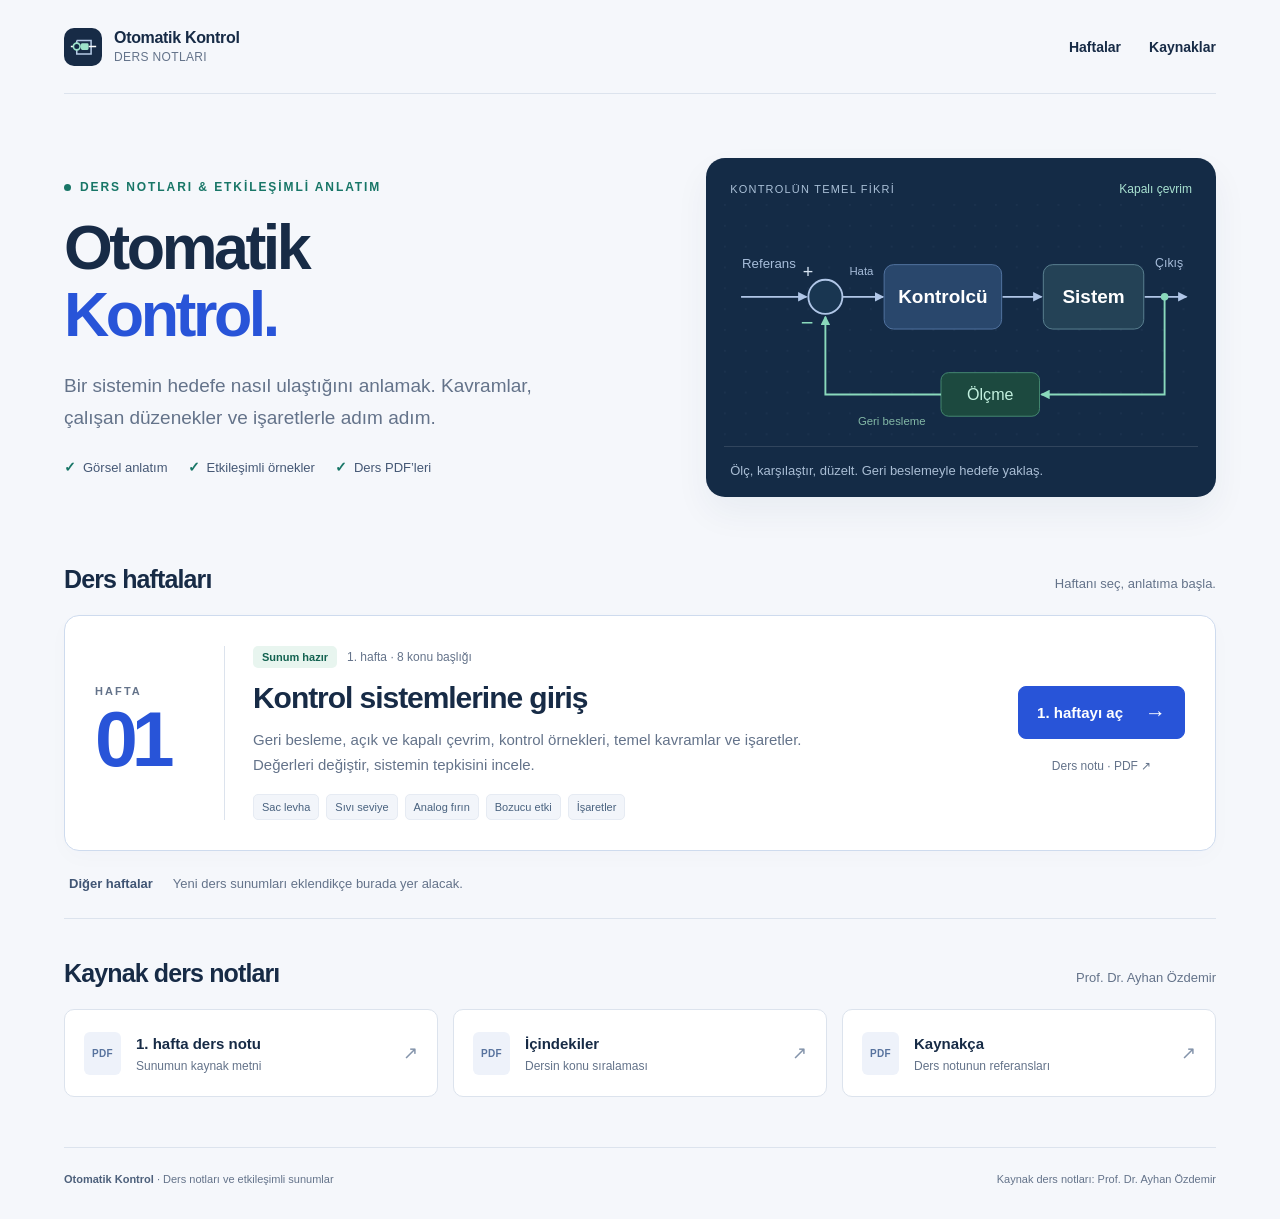
<file: index.html>
<!doctype html>
<html lang="tr">
<head>
  <meta charset="utf-8">
  <meta name="viewport" content="width=device-width, initial-scale=1">
  <meta name="theme-color" content="#f5f7fb">
  <meta name="description" content="Otomatik kontrol ders notları, haftalık sunumlar ve etkileşimli kontrol sistemi örnekleri.">
  <title>Otomatik Kontrol · Ders Notları</title>
  <link rel="stylesheet" href="./home.css">
  <link rel="icon" type="image/svg+xml" href="data:image/svg+xml,%3Csvg xmlns='http://www.w3.org/2000/svg' viewBox='0 0 40 40'%3E%3Crect width='40' height='40' rx='8' fill='%232950db'/%3E%3Cpath d='M10 12h20v16H10z' fill='none' stroke='white' stroke-width='3'/%3E%3Ccircle cx='10' cy='20' r='4' fill='%238adcc5'/%3E%3C/svg%3E">
  <script>
    // Preserve links shared before index.html became the course home page.
    function redirectLegacyTopic() {
      const oldTopics = new Set(['#temel-akis', '#kapali-cevrim', '#sac-levha', '#sivi-seviye', '#analog-firin', '#bozucu-merdiven', '#ders-notlari', '#isaretler']);
      if (oldTopics.has(location.hash) || location.hash.startsWith('#not-') || location.hash.startsWith('#isaret-')) {
        const lesson = new URL('./hafta-1.html', location.href);
        lesson.search = location.search;
        lesson.hash = location.hash;
        location.replace(lesson.href);
      }
    }
    window.addEventListener('hashchange', redirectLegacyTopic);
    redirectLegacyTopic();
  </script>
</head>
<body>
  <a class="skip" href="#haftalar">Ders haftalarına geç</a>
  <div class="wrap">
    <header class="site-header">
      <a class="brand" href="./index.html" aria-label="Otomatik Kontrol ana sayfa">
        <span class="brand-icon" aria-hidden="true"><svg viewBox="0 0 32 32"><path d="M8 9h17v16H8V9" fill="none" stroke="#b6cbe6" stroke-width="1.8"/><path d="M1 16h9m12 0h9" stroke="white" stroke-width="1.8"/><circle cx="8" cy="16" r="4" fill="#142b46" stroke="#9de3ca" stroke-width="2"/><rect x="13" y="12" width="9" height="8" rx="1.5" fill="#9de3ca"/></svg></span>
        <span>Otomatik Kontrol<small>DERS NOTLARI</small></span>
      </a>
      <nav class="header-nav" aria-label="Ana menü"><a href="#haftalar">Haftalar</a><a href="#kaynaklar">Kaynaklar</a></nav>
    </header>
    <main>
      <section class="hero" aria-labelledby="home-title">
        <div>
          <p class="eyebrow">Ders notları & etkileşimli anlatım</p>
          <h1 id="home-title">Otomatik<br><span>Kontrol.</span></h1>
          <p class="hero-copy">Bir sistemin hedefe nasıl ulaştığını anlamak. Kavramlar, çalışan düzenekler ve işaretlerle adım adım.</p>
          <div class="hero-features"><span>Görsel anlatım</span><span>Etkileşimli örnekler</span><span>Ders PDF’leri</span></div>
        </div>
        <figure class="hero-diagram">
          <div class="diagram-head"><span>KONTROLÜN TEMEL FİKRİ</span><span>Kapalı çevrim</span></div>
          <svg viewBox="0 0 500 250" role="img" aria-labelledby="home-loop-title home-loop-desc">
            <title id="home-loop-title">Kapalı çevrim kontrol şeması</title>
            <desc id="home-loop-desc">Referans ile ölçülen çıkış karşılaştırılır. Kontrolcü hata işaretine göre sistemi etkiler. Çıkış ölçülerek eksi girişe geri beslenir.</desc>
            <defs>
              <pattern id="home-grid" width="22" height="22" patternUnits="userSpaceOnUse"><circle cx="1" cy="1" r=".7" fill="#829fc5" opacity=".15"/></pattern>
              <marker id="home-arrow" viewBox="0 0 8 8" refX="7" refY="4" markerWidth="5" markerHeight="5" orient="auto"><path d="M0 0L8 4L0 8Z" fill="#b0c6e7"/></marker>
              <marker id="home-feedback-arrow" viewBox="0 0 8 8" refX="7" refY="4" markerWidth="5" markerHeight="5" orient="auto"><path d="M0 0L8 4L0 8Z" fill="#8ad9bc"/></marker>
            </defs>
            <rect width="500" height="250" fill="url(#home-grid)"/>
            <g fill="none" stroke="#b0c6e7" stroke-width="2">
              <path d="M18 98H87" marker-end="url(#home-arrow)"/>
              <path d="M125 98H168" marker-end="url(#home-arrow)"/>
              <path d="M294 98H335" marker-end="url(#home-arrow)"/>
              <path d="M444 98H488" marker-end="url(#home-arrow)"/>
            </g>
            <circle cx="107" cy="98" r="18" fill="#193651" stroke="#b0c6e7" stroke-width="2"/>
            <text x="83" y="78" fill="#d9e6f4" font-size="19">+</text><text x="81" y="133" fill="#8ad9bc" font-size="23">−</text>
            <text x="19" y="68" fill="#a7bdda" font-size="14">Referans</text><text x="145" y="75" text-anchor="middle" fill="#a7bdda" font-size="12">Hata</text>
            <rect x="169" y="64" width="124" height="68" rx="10" fill="#29476c" stroke="#5476a3"/>
            <text x="231" y="104" text-anchor="middle" fill="white" font-size="20" font-weight="600">Kontrolcü</text>
            <rect x="337" y="64" width="106" height="68" rx="10" fill="#244256" stroke="#5d8494"/>
            <text x="390" y="104" text-anchor="middle" fill="white" font-size="20" font-weight="600">Sistem</text>
            <text x="455" y="67" fill="#a7bdda" font-size="13">Çıkış</text>
            <circle cx="465" cy="98" r="4" fill="#8ad9bc"/>
            <path d="M465 98V201H335" fill="none" stroke="#8ad9bc" stroke-width="2" marker-end="url(#home-feedback-arrow)"/>
            <rect x="229" y="178" width="104" height="46" rx="8" fill="#1c493f" stroke="#468b73"/>
            <text x="281" y="207" text-anchor="middle" fill="#c2f0df" font-size="17">Ölçme</text>
            <path d="M229 201H107V119" fill="none" stroke="#8ad9bc" stroke-width="2" marker-end="url(#home-feedback-arrow)"/>
            <text x="177" y="233" text-anchor="middle" fill="#83b8a6" font-size="12">Geri besleme</text>
          </svg>
          <figcaption>Ölç, karşılaştır, düzelt. Geri beslemeyle hedefe yaklaş.</figcaption>
        </figure>
      </section>
      <section class="weeks" id="haftalar" aria-labelledby="weeks-title">
        <div class="section-title"><h2 id="weeks-title">Ders haftaları</h2><p>Haftanı seç, anlatıma başla.</p></div>
        <article class="week-card" aria-labelledby="week-one-title">
          <div class="week-number" aria-hidden="true"><span>HAFTA</span><strong>01</strong></div>
          <div class="week-content">
            <div class="week-kicker"><span class="available">Sunum hazır</span><span>1. hafta · 8 konu başlığı</span></div>
            <h3 id="week-one-title">Kontrol sistemlerine giriş</h3>
            <p>Geri besleme, açık ve kapalı çevrim, kontrol örnekleri, temel kavramlar ve işaretler. Değerleri değiştir, sistemin tepkisini incele.</p>
            <div class="topic-chips" aria-label="Örnek konular"><span>Sac levha</span><span>Sıvı seviye</span><span>Analog fırın</span><span>Bozucu etki</span><span>İşaretler</span></div>
          </div>
          <div class="week-actions"><a class="button" href="./hafta-1.html#temel-akis">1. haftayı aç <span aria-hidden="true">→</span></a><a class="pdf-link" href="./2024%20OTOMAT%C4%B0K_KONTROL/Oto.Kontrol_1_2019.pdf" target="_blank" rel="noopener">Ders notu · PDF ↗</a></div>
        </article>
        <div class="next-weeks"><strong>Diğer haftalar</strong><p>Yeni ders sunumları eklendikçe burada yer alacak.</p></div>
      </section>
      <section class="resources" id="kaynaklar" aria-labelledby="resources-title">
        <div class="section-title"><h2 id="resources-title">Kaynak ders notları</h2><p>Prof. Dr. Ayhan Özdemir</p></div>
        <div class="resource-grid">
          <a class="resource" href="./2024%20OTOMAT%C4%B0K_KONTROL/Oto.Kontrol_1_2019.pdf" target="_blank" rel="noopener"><span class="resource-icon" aria-hidden="true">PDF</span><span><strong>1. hafta ders notu</strong><small>Sunumun kaynak metni</small></span><span class="arrow" aria-hidden="true">↗</span></a>
          <a class="resource" href="./2024%20OTOMAT%C4%B0K_KONTROL/i%C3%A7indekiler_2017.pdf" target="_blank" rel="noopener"><span class="resource-icon" aria-hidden="true">PDF</span><span><strong>İçindekiler</strong><small>Dersin konu sıralaması</small></span><span class="arrow" aria-hidden="true">↗</span></a>
          <a class="resource" href="./2024%20OTOMAT%C4%B0K_KONTROL/Kaynaklar_2017.pdf" target="_blank" rel="noopener"><span class="resource-icon" aria-hidden="true">PDF</span><span><strong>Kaynakça</strong><small>Ders notunun referansları</small></span><span class="arrow" aria-hidden="true">↗</span></a>
        </div>
      </section>
    </main>
    <footer class="site-footer"><p><strong>Otomatik Kontrol</strong> · Ders notları ve etkileşimli sunumlar</p><p>Kaynak ders notları: Prof. Dr. Ayhan Özdemir</p></footer>
  </div>
</body>
</html>
</file>
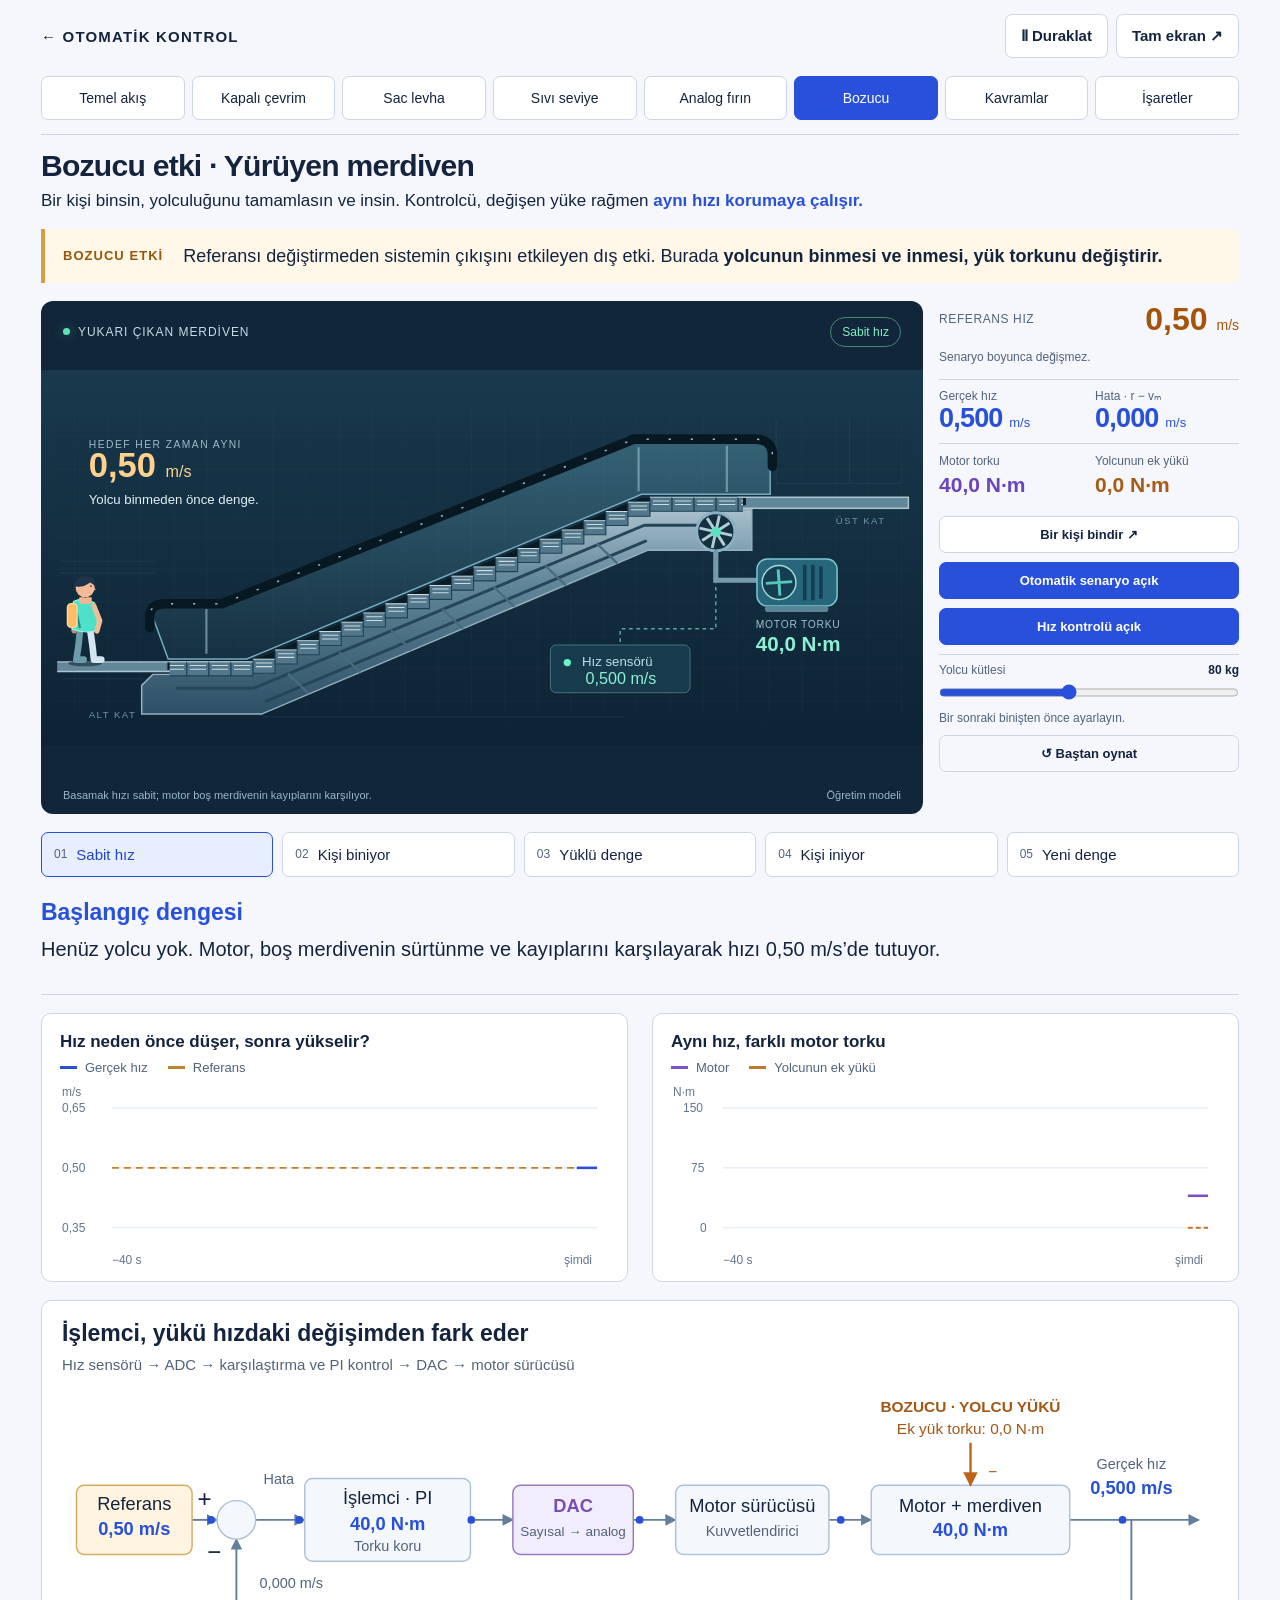
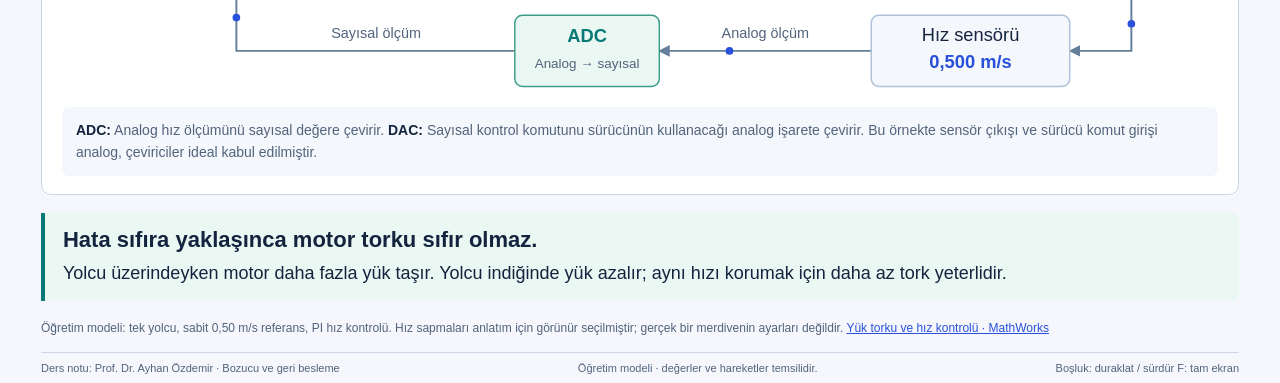
<file: hafta-1.html>
<!doctype html>
<html lang="tr">
<head>
<meta charset="utf-8">
<meta name="viewport" content="width=device-width, initial-scale=1">
<meta name="theme-color" content="#f5f7fc">
<title>Bozucu etki · Yürüyen merdiven · Otomatik Kontrol</title>
<link rel="stylesheet" href="rolling-mill.css">
<link rel="stylesheet" href="liquid-tank.css">
<link rel="stylesheet" href="analog-oven.css">
<link rel="stylesheet" href="lesson-notes.css">
<link rel="stylesheet" href="escalator.css?v=adc-dac-1">
<link rel="stylesheet" href="signals.css">
<link rel="icon" type="image/svg+xml" href="data:image/svg+xml,%3Csvg xmlns='http://www.w3.org/2000/svg' viewBox='0 0 40 40'%3E%3Crect width='40' height='40' rx='8' fill='%232950db'/%3E%3Cpath d='M10 12h20v16H10z' fill='none' stroke='white' stroke-width='3'/%3E%3Ccircle cx='10' cy='20' r='4' fill='%23ffc25b'/%3E%3C/svg%3E">
<style>
.lesson-home{color:inherit;text-decoration:none;flex-shrink:0}.lesson-home:hover{color:var(--blue)}
:root{--bg:#f5f7fc;--paper:#fff;--ink:#14243e;--muted:#52637c;--line:#ccd6e6;--blue:#2950db;--tint:#e5edff;--orange:#a84a00;--teal:#087974}
*{box-sizing:border-box}body{margin:0;background:var(--bg);color:var(--ink);font-family:"Segoe UI",Arial,sans-serif}button{font:inherit;color:inherit;cursor:pointer;min-height:44px;border:1px solid var(--line);border-radius:7px;padding:9px 15px;background:var(--paper);font-weight:600;touch-action:manipulation}button:hover{background:var(--tint)}button:focus-visible,a:focus-visible{outline:3px solid var(--blue);outline-offset:4px}button[aria-pressed=true]{background:var(--blue);color:#fff;border-color:var(--blue)}
.board{min-height:100svh;display:flex;flex-direction:column;max-width:1900px;margin:auto;padding:0 3.2vw}.topbar{display:flex;align-items:center;justify-content:space-between;gap:18px;padding:14px 0;border-bottom:1px solid var(--line)}.brand{font-size:15px;font-weight:700;letter-spacing:.08em}.brand span{font-weight:400;letter-spacing:0;color:var(--muted);margin-left:18px}.top-actions{display:flex;gap:8px;font-size:15px}.intro{padding:20px 0 14px}h1{font-size:clamp(30px,2.65vw,48px);line-height:1.1;letter-spacing:-.025em;margin:0 0 12px;font-weight:650}.definition{font-size:clamp(19px,1.55vw,28px);line-height:1.45;max-width:1500px;margin:0}.definition strong{font-weight:650;color:var(--blue)}.purpose{font-size:clamp(15px,1.16vw,20px);color:var(--muted);margin:8px 0 0;line-height:1.4}.examples{display:flex;align-items:center;gap:8px;flex-wrap:wrap;padding:0 0 16px;border-bottom:1px solid var(--line)}.examples>span{font-size:15px;color:var(--muted);margin-right:8px}.examples button{font-size:16px;font-weight:500;min-height:42px}.workspace{display:grid;grid-template-columns:minmax(0,1.7fr) minmax(330px,1fr);gap:3vw;align-items:center;flex:1;min-height:400px;padding:12px 0}.flow{margin:0;min-width:0}.flow svg{width:100%;height:auto;max-height:49vh;display:block;overflow:visible}.flow text{font-family:inherit;fill:var(--ink)}.node rect{fill:var(--paper);stroke:var(--line);stroke-width:1.8;transition:fill .25s,stroke .25s}.node.active rect{fill:var(--tint);stroke:var(--blue);stroke-width:2.2}.node-title{font-size:26px;font-weight:600}.node-value{font-size:21px;fill:var(--muted)!important}.edge{fill:none;stroke:#7c8da5;stroke-width:2.5}.edge.active{stroke:var(--blue);stroke-width:3.3}.flow .reference{fill:var(--orange)}.flow-caption{display:flex;align-items:flex-start;gap:14px;margin-top:6px;min-height:58px;font-size:clamp(17px,1.45vw,25px);line-height:1.4}.phase-mark{width:9px;height:9px;border-radius:50%;background:var(--blue);margin-top:10px;flex-shrink:0}.flow-caption strong{font-weight:650;color:var(--blue)}.example{border-left:1px solid var(--line);padding-left:2.4vw;min-width:0}.example-heading{display:flex;align-items:center;justify-content:space-between;gap:8px;margin-bottom:13px}.example-heading h2{font-size:clamp(23px,1.9vw,34px);font-weight:650;line-height:1.15;margin:0}.live-label{font-size:13px;color:var(--teal);white-space:nowrap}.readings{display:grid;grid-template-columns:1fr 1fr;gap:12px}.reading-label{display:block;font-size:14px;color:var(--muted);margin-bottom:1px}.value{font-size:clamp(32px,3.45vw,62px);font-weight:600;font-variant-numeric:tabular-nums;letter-spacing:-.045em;line-height:1.15}.value small{font-size:.35em;letter-spacing:0;margin-left:5px}.target .value{color:var(--orange)}.actual .value{color:var(--blue)}.meter{height:9px;background:#dce4f0;position:relative;border-radius:3px;margin:13px 0 9px}.meter-fill{height:100%;width:30%;background:var(--blue);border-radius:3px}.target-tick{position:absolute;top:-5px;height:19px;width:2px;background:var(--orange)}.meter-foot{display:flex;justify-content:space-between;gap:10px;color:var(--muted);font-size:14px;margin-bottom:16px}.error{font-weight:600;color:var(--ink);font-variant-numeric:tabular-nums}.explanations{display:grid;gap:11px}.explanation{padding-left:12px;border-left:3px solid var(--line)}.explanation.current{border-left-color:var(--blue)}.explanation strong{display:block;font-size:clamp(17px,1.33vw,23px);font-weight:650}.explanation p{font-size:clamp(16px,1.23vw,21px);line-height:1.35;color:var(--muted);margin:3px 0 0}.example-bottom{display:flex;justify-content:space-between;align-items:center;gap:12px;margin-top:16px}.example-bottom button{font-size:14px;min-height:40px;padding:8px 12px}.model-note{font-size:13px;line-height:1.35;color:var(--muted);max-width:240px;margin:0}.generic .value{font-size:42px}.generic .meter,.generic .meter-foot{display:none}.generic .readings{margin-bottom:24px}.generic .reading-label{font-size:15px}.generic .value{letter-spacing:0}.footer{display:flex;justify-content:space-between;align-items:center;gap:18px;padding:10px 0 13px;border-top:1px solid var(--line);font-size:13px;line-height:1.35;color:var(--muted)}.footer a{color:inherit;text-decoration:none}.footer a:hover{text-decoration:underline}.sr-only{position:absolute;width:1px;height:1px;padding:0;margin:-1px;overflow:hidden;clip:rect(0,0,0,0);white-space:nowrap;border:0}
@media(min-width:1600px){.board{padding-left:3.5vw;padding-right:3.5vw}.topbar{padding:20px 0}.intro{padding:26px 0 20px}.examples{padding-bottom:20px}.workspace{min-height:570px;padding:24px 0}.flow svg{max-height:53vh}.example-heading{margin-bottom:22px}.explanations{gap:18px}.example-bottom{margin-top:22px}.footer{padding:15px 0;font-size:15px}}
@media(max-width:1100px){.workspace{grid-template-columns:minmax(0,1.5fr) minmax(310px,1fr);gap:20px}.flow .node-title{font-size:28px}.flow .node-value{font-size:23px}.flow-caption{font-size:17px}.example{padding-left:20px}.examples button{font-size:15px}.intro{padding-top:17px}.definition{font-size:19px}.purpose{font-size:15px}}
@media(max-width:800px){.board{padding:0 4%}.brand{font-size:13px}.brand span{display:none}.top-actions button{font-size:13px;padding:8px 10px}.topbar{padding:12px 0;gap:8px}.intro{padding:20px 0 16px}h1{font-size:31px}.definition{font-size:19px}.purpose{font-size:15px}.examples{gap:7px}.examples>span{display:none}.examples button{font-size:14px;flex:1 1 calc(50% - 8px)}.workspace{grid-template-columns:1fr;gap:20px;padding:20px 0}.flow svg{max-height:none}.flow-caption{min-height:58px;font-size:17px}.example{padding:20px 0 0;border-left:0;border-top:1px solid var(--line)}.example-heading h2{font-size:25px}.value{font-size:48px}.readings{gap:28px}.explanation strong{font-size:19px}.explanation p{font-size:18px}.explanations{gap:16px}.footer{align-items:flex-start;font-size:12px}.footer .shortcuts{display:none}.model-note{font-size:13px}.example-bottom{margin-top:20px}.flow .node-title{font-size:30px}.flow .node-value{font-size:25px}.node .optional{display:none}}
@media(min-width:801px){.board{height:100svh}.topbar,.intro,.examples,.footer{flex-shrink:0}.workspace{min-height:0;grid-template-rows:minmax(0,1fr);padding-top:8px;padding-bottom:8px}.flow{display:flex;flex-direction:column;min-height:0;height:100%;justify-content:center}.flow svg{flex:1 1 0;min-height:0;height:0;max-height:none}.flow-caption{min-height:46px;flex:0 0 auto}}
@media(min-width:801px) and (max-width:1100px){.live-label{display:none}.explanations{gap:9px}.example-bottom{margin-top:12px}}
[hidden]{display:none!important}
.topic-nav{display:flex;align-items:center;gap:7px;margin-left:auto}.topic-nav button{font-size:14px;font-weight:500}.closed-workspace{flex:1;min-height:0;display:flex;flex-direction:column;padding:12px 0}.closed-diagram{flex:1;min-height:0;margin:0;display:flex;align-items:center}.closed-diagram svg{display:block;width:100%;height:100%;min-height:0;overflow:visible}.closed-diagram text{font-family:inherit;fill:var(--ink)}.cl-title{font-size:29px;font-weight:600}.cl-sub{font-size:23px;fill:var(--muted)!important}.cl-signal-label{font-size:25px}.cl-box{fill:var(--paper);stroke:var(--line);stroke-width:2}.cl-node.active .cl-box{fill:var(--tint);stroke:var(--blue)}.cl-frame{fill:none;stroke:#71829b;stroke-width:2;stroke-dasharray:20 9 3 9}.cl-edge{fill:none;stroke:#71829b;stroke-width:2.7}.cl-edge.active{stroke:var(--blue);stroke-width:3.5}.cl-sign{font-size:33px;font-weight:600}.cl-branch{fill:var(--ink)}.cl-detail{display:grid;grid-template-columns:1.05fr 1fr;gap:34px;align-items:start;border-top:1px solid var(--line);padding-top:18px;flex-shrink:0;margin-top:10px;min-height:155px}.cl-stage-label{display:flex;gap:12px;align-items:center;margin-bottom:9px}.cl-stage-label h2{margin:0;font-size:clamp(22px,1.9vw,34px);font-weight:650}.cl-phase-number{color:var(--blue);font-size:16px;font-variant-numeric:tabular-nums}.cl-detail p{margin:0;font-size:clamp(18px,1.5vw,25px);line-height:1.38}.cl-calculation{border-left:1px solid var(--line);padding-left:30px}.cl-calculation-header{display:flex;justify-content:space-between;align-items:center;gap:12px;margin-bottom:10px}.cl-calculation-header span{color:var(--muted);font-size:15px}.cl-calculation-header button{font-size:14px;min-height:38px;padding:7px 12px}.cl-equation{font-size:clamp(23px,2.15vw,36px);font-variant-numeric:tabular-nums;line-height:1.2;color:var(--blue);white-space:nowrap}.cl-equation sub{font-size:.6em}.cl-calculation .cl-note{font-size:clamp(14px,1.08vw,19px);color:var(--muted);margin-top:9px;line-height:1.35}.closed-mode .intro{padding-bottom:10px}.cl-symbol{font-style:italic}
@media(min-width:1600px){.cl-detail{min-height:200px;padding-top:25px}.cl-title{font-size:31px}.cl-sub{font-size:24px}.topic-nav button{font-size:16px}}
@media(min-width:801px) and (max-width:1100px){.topbar{gap:9px}.brand span{display:none}.topic-nav button,.top-actions button{font-size:13px;padding:8px 10px}.cl-detail{min-height:164px;gap:20px}.cl-calculation{padding-left:20px}.cl-equation{font-size:24px}.cl-calculation-header{gap:6px}.cl-calculation-header button{font-size:12px}.cl-title{font-size:30px}.cl-sub{font-size:24px}}
@media(max-width:800px){.topbar{flex-wrap:wrap}.topic-nav{order:3;width:100%;margin-left:0}.topic-nav button{flex:1}.top-actions{margin-left:auto}.closed-workspace{flex:none;padding:18px 0}.closed-diagram{flex:none}.closed-diagram svg{height:auto;min-height:0}.cl-detail{grid-template-columns:1fr;gap:20px;min-height:0;padding-top:20px;margin-top:20px}.cl-calculation{border-left:0;border-top:1px solid var(--line);padding:20px 0 0}.cl-detail p{font-size:19px}.cl-calculation .cl-note{font-size:15px}.cl-equation{font-size:26px}.cl-title{font-size:19px}.cl-sub{font-size:15px}.cl-signal-label{font-size:17px}.cl-sign{font-size:26px}.cl-calculation-header span{font-size:14px}.cl-calculation-header button{font-size:13px}.closed-mode h1{font-size:29px}}
@media(prefers-reduced-motion:reduce){*{transition:none!important}}
</style>
</head>
<body>
<main class="board">
  <header class="topbar"><a class="brand lesson-home" href="./index.html" aria-label="Ana sayfaya dön">← OTOMATİK KONTROL <span>1. hafta</span></a><nav class="topic-nav" aria-label="Ders konusu"><button type="button" data-topic="temel" aria-pressed="false">Temel akış</button><button type="button" data-topic="kapali" aria-pressed="false">Kapalı çevrim</button><button type="button" data-topic="sac" aria-pressed="false">Sac levha</button><button type="button" data-topic="seviye" aria-pressed="false">Sıvı seviye</button><button type="button" data-topic="analog" aria-pressed="true">Analog fırın</button><button type="button" data-topic="bozucu" aria-pressed="false">Bozucu</button><button type="button" data-topic="notlar" aria-pressed="false">Kavramlar</button><button type="button" data-topic="isaretler" aria-pressed="false">İşaretler</button></nav><div class="top-actions"><button id="pause" type="button" aria-pressed="false">Ⅱ Duraklat</button><button id="fullscreen" type="button">Tam ekran ↗</button></div></header>
  <section class="intro" aria-labelledby="title"><h1 id="title">Kontrolün temel döngüsü</h1><p class="definition">Kontrol, bir sistemde fiziksel büyüklüğün <strong>istenen referans değeri</strong>, belirlenen performansta takip etmesini sağlayan kurallar olarak tanımlanabilir.</p><p class="purpose">Amaç, sıcaklık, basınç, hız veya seviye gibi bir büyüklüğü istenen değere getirmektir. Performans, hedefe ulaşma süresini, aşımı ve kalan hatayı kapsar.</p></section>
  <nav class="examples" aria-label="Aynı kontrol döngüsünün örnekleri"><span>Akışta göster:</span><button type="button" data-example="genel" aria-pressed="true">Ders notundaki akış</button><button type="button" data-example="oda" aria-pressed="false">Oda sıcaklığı</button><button type="button" data-example="hiz" aria-pressed="false">Otomobil hızı</button><button type="button" data-example="su" aria-pressed="false">İnsanla su doldurma</button></nav>
  <section class="workspace" aria-label="Otomatik hareket eden kontrol akışı">
    <figure class="flow">
      <svg viewBox="0 0 900 470" role="img" aria-labelledby="flow-title flow-desc">
        <title id="flow-title">Kontrol sisteminin geri besleme döngüsü</title><desc id="flow-desc">Sistemden ölçmeye, ölçmeden karşılaştırmaya geri besleme vardır. Referans karşılaştırmaya girer. Ardından değerlendirme, kontrol işareti üretimi ve sistem gelir. Hareketli işaret bu yolu otomatik izler.</desc>
        <defs><marker id="arrow" viewBox="0 0 10 10" refX="9" refY="5" markerWidth="7" markerHeight="7" orient="auto"><path d="M0 0L10 5L0 10Z" fill="#7c8da5"/></marker><marker id="arrow-active" viewBox="0 0 10 10" refX="9" refY="5" markerWidth="7" markerHeight="7" orient="auto"><path d="M0 0L10 5L0 10Z" fill="#2950db"/></marker></defs>
        <path id="edge-reference" class="edge" d="M280 38V63" marker-end="url(#arrow)"/>
        <path id="edge-compare" class="edge" d="M747 257V97H468" marker-end="url(#arrow)"/>
        <path id="edge-evaluate" class="edge" d="M280 132V161" marker-end="url(#arrow)"/>
        <path id="edge-command" class="edge" d="M280 231V263" marker-end="url(#arrow)"/>
        <path id="edge-system" class="edge" d="M280 346V380" marker-end="url(#arrow)"/>
        <path id="edge-measure" class="edge" d="M468 415H747V337" marker-end="url(#arrow)"/>
        <text class="node-title reference" x="280" y="25" text-anchor="middle">Referans <tspan id="reference-value"></tspan></text>
        <g id="node-compare" class="node"><rect x="92" y="63" width="376" height="69" rx="6"/><text class="node-title" x="280" y="92" text-anchor="middle">Karşılaştırma</text><text id="compare-value" class="node-value" x="280" y="118" text-anchor="middle">Referans ve ölçüm</text></g>
        <g id="node-evaluate" class="node"><rect x="92" y="161" width="376" height="70" rx="6"/><text class="node-title" x="280" y="190" text-anchor="middle">Değerlendirme</text><text id="evaluate-value" class="node-value" x="280" y="216" text-anchor="middle">Kontrol kuralı</text></g>
        <g id="node-command" class="node"><rect x="92" y="263" width="376" height="83" rx="6"/><text class="node-title" x="280" y="292" text-anchor="middle">Kontrol işaretinin<tspan x="280" dy="30">üretilmesi</tspan></text></g>
        <g id="node-system" class="node"><rect x="92" y="380" width="376" height="70" rx="6"/><text class="node-title" x="280" y="409" text-anchor="middle">Sistem</text><text id="system-value" class="node-value" x="280" y="435" text-anchor="middle">Fiziksel büyüklük</text></g>
        <g id="node-measure" class="node"><rect x="628" y="257" width="238" height="80" rx="6"/><text class="node-title" x="747" y="289" text-anchor="middle">Ölçme</text><text id="measure-value" class="node-value" x="747" y="319" text-anchor="middle">Algılayıcı</text></g>
        <circle id="signal" r="7" fill="#2950db"/>
      </svg>
      <figcaption class="flow-caption"><span class="phase-mark" aria-hidden="true"></span><span><strong id="phase-title">Ölçme</strong><span id="phase-text">: Sistemin mevcut fiziksel büyüklüğü ölçülür.</span></span></figcaption>
    </figure>
    <aside class="example generic" id="example" aria-labelledby="example-title">
      <div class="example-heading"><h2 id="example-title">Üç temel işlem</h2><span class="live-label" id="live-label">Akış çalışıyor</span></div>
      <div class="readings"><div class="reading target"><span class="reading-label" id="target-label">İstenen değer</span><div class="value" id="target-value">r</div></div><div class="reading actual"><span class="reading-label" id="actual-label">Ölçülen değer</span><div class="value" id="actual-value">y</div></div></div>
      <div class="meter" aria-hidden="true"><div class="meter-fill" id="meter-fill"></div><span class="target-tick" id="target-tick"></span></div><div class="meter-foot"><span id="scale-label"></span><span class="error" id="error"></span></div>
      <div class="explanations"><div id="explain-measure" class="explanation"><strong>Ölçme</strong><p id="measure-description">Sistemin mevcut durumu belirlenir.</p></div><div id="explain-evaluate" class="explanation"><strong>Değerlendirme</strong><p id="evaluate-description">Ölçüm referansla karşılaştırılır ve hata değerlendirilir.</p></div><div id="explain-command" class="explanation"><strong>Kontrol işareti</strong><p id="command-description">Sistemi etkileyecek komut üretilir.</p></div></div>
      <div class="example-bottom"><p class="model-note" id="model-note">Yeni ölçüm, komutun sonucunu kontrolcüye geri taşır.</p><button id="disturbance" type="button" hidden>Pencereyi aç</button></div>
    </aside>
  </section>
  <section class="closed-workspace" id="closed-workspace" aria-label="Kapalı çevrim kontrol blok diyagramı">
    <figure class="closed-diagram">
      <svg id="closed-svg" viewBox="0 0 1280 370" role="img" aria-labelledby="cl-title cl-desc">
        <title id="cl-title">Kapalı çevrim kontrol blok diyagramı</title><desc id="cl-desc">Referans toplama noktasının artı girişine, ölçülen çıkış eksi girişine gelir. Hata değerlendirme bloğuna gider. Kontrol işareti güç kuvvetlendirici K üzerinden sistemi sürer. Çıkış ölçülüp eksi girişe geri beslenir. Kesikli noktalı çerçeve yalnızca karşılaştırma ve değerlendirme kısmını kapsar.</desc>
        <defs><marker id="cl-arrow" viewBox="0 0 10 10" refX="9" refY="5" markerWidth="7" markerHeight="7" orient="auto"><path d="M0 0L10 5L0 10Z" fill="#71829b"/></marker><marker id="cl-arrow-active" viewBox="0 0 10 10" refX="9" refY="5" markerWidth="7" markerHeight="7" orient="auto"><path d="M0 0L10 5L0 10Z" fill="#2950db"/></marker></defs>
        <rect class="cl-frame" x="185" y="60" width="420" height="184" rx="3"/>
        <text class="cl-title" x="192" y="37">Değerlendirme ve kontrol</text>
        <path id="cl-edge-reference" class="cl-edge" d="M40 150H222" marker-end="url(#cl-arrow)"/>
        <path id="cl-edge-evaluate" class="cl-edge" d="M278 150H359" marker-end="url(#cl-arrow)"/>
        <path id="cl-edge-amplifier" class="cl-edge" d="M582 150H675" marker-end="url(#cl-arrow)"/>
        <path id="cl-edge-system" class="cl-edge" d="M884 150H967" marker-end="url(#cl-arrow)"/>
        <path id="cl-edge-output" class="cl-edge" d="M1136 150H1250" marker-end="url(#cl-arrow)"/>
        <path id="cl-edge-measure" class="cl-edge" d="M1178 150V313H500" marker-end="url(#cl-arrow)"/>
        <path id="cl-edge-feedback" class="cl-edge" d="M344 313H250V178" marker-end="url(#cl-arrow)"/>
        <text class="cl-signal-label" x="46" y="115">Referans</text><text class="cl-sub cl-symbol" x="104" y="186" text-anchor="middle">r(t)</text>
        <g id="cl-node-compare" class="cl-node"><circle class="cl-box" cx="250" cy="150" r="28"/></g>
        <text class="cl-sign" x="206" y="131">+</text><text class="cl-sign" x="217" y="198">−</text>
        <text class="cl-signal-label" x="319" y="115" text-anchor="middle">Hata</text><text class="cl-sub cl-symbol" x="320" y="186" text-anchor="middle">e(t)</text>
        <g id="cl-node-evaluate" class="cl-node"><rect class="cl-box" x="359" y="108" width="223" height="84"/><text class="cl-title" x="470.5" y="146" text-anchor="middle">Değerlendirme</text><text class="cl-sub" x="470.5" y="176" text-anchor="middle" id="cl-controller-label">Kontrol kuralı</text></g>
        <text class="cl-sub cl-symbol" x="629" y="126" text-anchor="middle">u(t)</text>
        <g id="cl-node-amplifier" class="cl-node"><rect class="cl-box" x="675" y="88" width="209" height="124"/><text class="cl-title" x="779.5" y="121" text-anchor="middle">Güç<tspan x="779.5" dy="31">kuvvetlendirici</tspan><tspan x="779.5" dy="42" style="font-size:38px">K</tspan></text></g>
        <g id="cl-node-system" class="cl-node"><rect class="cl-box" x="967" y="108" width="169" height="84"/><text class="cl-title" x="1051.5" y="147" text-anchor="middle">Sistem</text><text class="cl-sub" x="1051.5" y="177" text-anchor="middle" id="cl-system-label">Fiziksel süreç</text></g>
        <circle class="cl-branch" cx="1178" cy="150" r="4.5"/><text class="cl-signal-label" x="1202" y="112" text-anchor="middle">Çıkış</text><text class="cl-sub cl-symbol" x="1215" y="185" text-anchor="middle">y(t)</text>
        <g id="cl-node-measure" class="cl-node"><rect class="cl-box" x="344" y="278" width="156" height="70"/><text class="cl-title" x="422" y="319" text-anchor="middle">Ölçme</text></g>
        <text class="cl-sub" x="782" y="347" text-anchor="middle">Geri besleme yolu</text><text class="cl-sub cl-symbol" x="280" y="346">y<tspan baseline-shift="sub" font-size="16">m</tspan>(t)</text>
        <circle id="cl-signal" r="7" fill="#2950db" visibility="hidden"/><circle id="cl-return-signal" r="6" fill="#087974" visibility="hidden"/>
      </svg>
    </figure>
    <div class="cl-detail">
      <div><div class="cl-stage-label"><span id="cl-phase-number" class="cl-phase-number">01</span><h2 id="cl-phase-title">Referans ve karşılaştırma</h2></div><p id="cl-phase-text">Referans artı girişe, ölçülen çıkış eksi girişe gelir. Aralarındaki fark hata işaretidir.</p></div>
      <div class="cl-calculation"><div class="cl-calculation-header"><span>Negatif geri besleme</span><button id="cl-example" type="button" aria-pressed="false">Fırın örneğini göster</button></div><div id="cl-equation" class="cl-equation">e(t) = r(t) − y<sub>m</sub>(t)</div><p class="cl-note" id="cl-note">y<sub>m</sub>(t): ölçülen geri besleme. Referans ve ölçüm, karşılaştırmada aynı ölçeğe getirilir.</p></div>
    </div>
  </section>
  <section class="mill-workspace" id="mill-workspace" aria-label="Sac levha kalınlık kontrolü animasyonu" hidden></section>
  <section class="mill-workspace" id="tank-workspace" aria-label="Sıvı seviye kontrolü animasyonu" hidden></section>
  <section class="mill-workspace" id="oven-workspace" aria-label="Analog sıcaklık kontrolü animasyonu" hidden></section>
  <section class="mill-workspace" id="escalator-workspace" aria-label="Bozucu etki ve yürüyen merdiven animasyonu" hidden></section>
  <section class="signals-workspace" id="signals-workspace" aria-label="İşaretler, sürekli ve ayrık zaman sistemleri" hidden></section>
  <section class="notes-workspace" id="notes-workspace" aria-label="Kontrol sistemleri kavramları" hidden>
    <nav class="notes-nav" aria-label="Ders notu başlıkları">
      <a href="#not-geri-besleme"><span>01</span>Geri besleme</a>
      <a href="#not-acik-cevrim"><span>02</span>Açık çevrim</a>
      <a href="#not-acik-tank"><span>03</span>Açık çevrim tank</a>
      <a href="#not-kapali-cevrim"><span>04</span>Kapalı çevrim</a>
      <a href="#not-kararlilik"><span>05</span>Kararlılık</a>
      <a href="#not-zamanla-degismeyen"><span>06</span>Zamanla değişmeyen sistem</a>
      <a href="#not-lineer-sistemler"><span>07</span>Lineer / lineer olmayan</a>
      <a href="#not-rlc-ornegi"><span>08</span>RLC devresi örneği</a>
      <a href="#not-rlc-lineer-olmayan"><span>09</span>Lineer olmayan RLC</a>
    </nav>
    <article class="notes-sheet" id="not-geri-besleme" aria-labelledby="not-geri-baslik">
      <h2 id="not-geri-baslik"><span>01</span>Geri besleme</h2>
      <figure class="lesson-source-figure"><figcaption><span>Tanım · ileri yol ve geri besleme elemanları</span><a href="assets/geri-besleme-notu.png" target="_blank" rel="noopener">Görseli büyüt ↗</a></figcaption><img src="assets/geri-besleme-notu.png" width="1517" height="652" alt="Geri besleme, sistem çıkışının girişe toplam veya fark olarak etkimesidir. Şema, ileri yol elemanlarını ve çıkıştan karşılaştırma noktasına dönen geri besleme elemanlarını gösterir. Sac kalınlığının, sıvı seviyesinin ve fırın sıcaklığının ölçülüp kontrolcüye iletilmesi geri besleme örnekleridir."></figure>
    </article>
    <article class="notes-sheet" id="not-acik-cevrim" aria-labelledby="not-acik-baslik">
      <h2 id="not-acik-baslik"><span>02</span>Açık çevrim kontrol</h2>
      <figure class="lesson-source-figure"><figcaption><span>Tanım · açık çevrim blok diyagramı</span><a href="assets/acik-cevrim-notu.png" target="_blank" rel="noopener">Görseli büyüt ↗</a></figcaption><img src="assets/acik-cevrim-notu.png" width="786" height="224" alt="Açık çevrimde çıkış büyüklüğü kontrol işlemine etki etmez ve giriş referansıyla karşılaştırılmaz. Blok diyagramı giriş, kontrolör, bozucu etkiye maruz kalan sistem ve çıkıştan oluşur; geri dönüş yolu yoktur."></figure>
    </article>
    <article class="notes-sheet" id="not-acik-tank" aria-labelledby="not-tank-baslik">
      <h2 id="not-tank-baslik"><span>03</span>Açık çevrim sıvı tankı seviye kontrolü</h2>
      <figure class="lesson-source-figure"><figcaption><span>Örnek · iki açık çevrim tank düzeneği</span><a href="assets/acik-cevrim-tank-notu.png" target="_blank" rel="noopener">Görseli büyüt ↗</a></figcaption><img src="assets/acik-cevrim-tank-notu.png" width="833" height="261" alt="Açık çevrim sıvı tankı seviye kontrolünün iki düzeneği. Bilgisayar, DAC ve güç kuvvetlendirici üzerinden giriş valfini sürer. Sağdaki düzenekte ölçülen seviye ayrıca gösterilir; ölçüm bilgisayarın kontrol hesabına geri dönmez."></figure>
    </article>
    <article class="notes-sheet" id="not-kapali-cevrim" aria-labelledby="not-kapali-baslik">
      <h2 id="not-kapali-baslik"><span>04</span>Kapalı çevrim kontrol</h2>
      <figure class="lesson-source-figure"><figcaption><span>Tanım · blok diyagramı ve sıvı seviye örneği</span><a href="assets/kapali-cevrim-notu.png" target="_blank" rel="noopener">Görseli büyüt ↗</a></figcaption><img src="assets/kapali-cevrim-notu.png" width="870" height="652" alt="Kapalı çevrimde sistem çıkışı ölçme bloğu üzerinden kontrolöre geri döner ve kontrol işlemine etki eder. Sıvı seviye örneğinde ölçülen su seviyesi referansla karşılaştırılır; hata işaretine göre valf komutu üretilir."></figure>
    </article>
    <article class="notes-sheet" id="not-kararlilik" aria-labelledby="not-kararlilik-baslik">
      <h2 id="not-kararlilik-baslik"><span>05</span>Giriş–çıkış açısından kararlılık</h2>
      <figure class="lesson-source-figure"><figcaption><span>Sınırlı giriş · sınırlı ve sınırsız çıkış örnekleri</span><a href="assets/kararlilik-notu.png" target="_blank" rel="noopener">Görseli büyüt ↗</a></figcaption><img src="assets/kararlilik-notu.png" width="866" height="606" alt="Giriş ve çıkışın sınırlılığı üzerinden kararlılık açıklaması. Birim giriş için ilk örneğin çıkışı 5 değerine yaklaşır; ikinci örneğin çıkışı zamanla sınırsız büyür. Grafikler kararlı ve kararsız davranışları karşılaştırır."></figure>
    </article>
    <article class="notes-sheet" id="not-zamanla-degismeyen" aria-labelledby="not-zaman-baslik">
      <h2 id="not-zaman-baslik"><span>06</span>Zamanla değişmeyen kontrol sistemi</h2>
      <figure class="lesson-source-figure"><figcaption><span>Sabit parametre kabulü · alan kontrollü DC makine</span><a href="assets/zamanla-degismeyen-notu.png" target="_blank" rel="noopener">Görseli büyüt ↗</a></figcaption><img src="assets/zamanla-degismeyen-notu.png" width="802" height="360" alt="Zamanla değişmeyen kontrol sistemi, parametreleri sabit kabul edilen sistem olarak açıklanır. Alan kontrollü DC makine şemasında R a ve R f dirençleri, L f endüktansı, J atalet momenti ve B viskoz sürtünme katsayısı gösterilir."></figure>
    </article>
    <article class="notes-sheet notes-comparison" id="not-lineer-sistemler" aria-labelledby="not-lineer-baslik">
      <h2 id="not-lineer-baslik"><span>07</span>Lineer ve lineer olmayan kontrol sistemleri</h2>
      <div class="notes-comparison-grid">
        <figure class="lesson-source-figure"><figcaption><span>Lineer kontrol sistemi · s. 7–8</span><a href="assets/lineer-kontrol-notu.png" target="_blank" rel="noopener">Görseli büyüt ↗</a></figcaption><img src="assets/lineer-kontrol-notu.png" width="819" height="810" alt="Ders notundaki lineer kontrol sistemi tanımı: süperpozisyon, çarpımsallık ve toplamsallık ilkeleri; n. dereceden doğrusal diferansiyel denklem. Durum uzayı biçimleri, sabit A ve B matrisleriyle zamanla değişmeyen, A(t) ve B(t) matrisleriyle zamanla değişen lineer sistemleri gösterir."></figure>
        <figure class="lesson-source-figure"><figcaption><span>Lineer olmayan kontrol sistemi · s. 8</span><a href="assets/lineer-olmayan-kontrol-notu.png" target="_blank" rel="noopener">Görseli büyüt ↗</a></figcaption><img src="assets/lineer-olmayan-kontrol-notu.png" width="848" height="610" alt="Ders notundaki lineer olmayan kontrol sistemi tanımı: durum değişkenlerine bağlı parametreler, doğrusal olmayan diferansiyel denklem ve durum uzayı modelleri. Genel model x nokta eşittir f(x,u,t), başlangıç durumu x(0) eşittir x sıfır; çıkış denklemi y eşittir Cx veya h(x,u,t) olarak gösterilir."></figure>
      </div>
    </article>
    <article class="notes-sheet notes-long" id="not-rlc-ornegi" aria-labelledby="not-rlc-baslik">
      <h2 id="not-rlc-baslik"><span>08</span>Örnek 1 · Lineer RLC devresi</h2>
      <figure class="lesson-source-figure"><figcaption><span>Devre, diferansiyel denklem ve durum uzay modeli · s. 8–9</span><a href="assets/rlc-lineer-ornek.png" target="_blank" rel="noopener">Görseli büyüt ↗</a></figcaption><img src="assets/rlc-lineer-ornek.png" width="482" height="918" alt="Ders notundaki Örnek 1 ve tam çözümü: R, L ve C değerleri sabit seri RLC devresi. Çevre denklemi ve kondansatör akım-gerilim ilişkisinden ikinci dereceden doğrusal diferansiyel denklem elde edilir. Durum değişkenleri x1 eşittir Vc ve x2 eşittir dVc/dt seçilerek iki durum denklemi ve vektör-matris modeli yazılır."></figure>
      <p class="notes-source-link"><a href="./2024%20OTOMAT%C4%B0K_KONTROL/Oto.Kontrol_1_2019.pdf#page=8" target="_blank" rel="noopener">Örneği kaynak PDF’de aç · s. 8–9 ↗</a></p>
    </article>
    <article class="notes-sheet notes-long" id="not-rlc-lineer-olmayan" aria-labelledby="not-rlc-lineer-olmayan-baslik">
      <h2 id="not-rlc-lineer-olmayan-baslik"><span>09</span>Örnek 2 · Lineer olmayan RLC devresi</h2>
      <figure class="lesson-source-figure"><figcaption><span>Varaktör, gerilime bağlı kapasite ve durum uzay modeli · s. 10–11</span><a href="assets/rlc-lineer-olmayan-ornek.png" target="_blank" rel="noopener">Görseli büyüt ↗</a></figcaption><img src="assets/rlc-lineer-olmayan-ornek.png" width="501" height="1116" alt="Ders notundaki Örnek 2 ve tam çözümü: R ve L sabit, kapasitesi kondansatör uç gerilimine bağlı olan RLC devresi ve varaktörün kapasite-gerilim grafiği. Kaynakta kapasite C eşittir kc bölü Vc olarak verilir. Lineer olmayan diferansiyel denklem, x1 eşittir Vc ve x2 eşittir dVc/dt durum değişkenleriyle durum denklemleri ve f(x) ile g(x) vektörleri gösterilir."></figure>
      <p class="notes-source-link"><a href="./2024%20OTOMAT%C4%B0K_KONTROL/Oto.Kontrol_1_2019.pdf#page=10" target="_blank" rel="noopener">Örneği kaynak PDF’de aç · s. 10–11 ↗</a></p>
    </article>
  </section>
  <footer class="footer"><a id="lesson-source" href="./2024%20OTOMAT%C4%B0K_KONTROL/Oto.Kontrol_1_2019.pdf#page=1" target="_blank" rel="noopener">Ders notu: Prof. Dr. Ayhan Özdemir, 1. hafta, s. 1</a><span id="mill-model-note" hidden>Öğretim modeli · değerler ve hareketler temsilidir.</span><span class="shortcuts">Boşluk: duraklat / sürdür &nbsp; F: tam ekran</span></footer>
</main>
<div class="sr-only" id="announcement" role="status" aria-live="polite"></div>
<script src="rolling-mill.js"></script>
<script src="liquid-tank.js"></script>
<script src="analog-oven.js"></script>
<script src="escalator.js?v=adc-dac-2"></script>
<script src="signals.js"></script>
<script>
(() => {
  'use strict';
  const $ = id => document.getElementById(id);
  const reduced = matchMedia('(prefers-reduced-motion: reduce)');
  const duration = 2300;
  const phases = ['measure','compare','evaluate','command','system'];
  const names = ['Ölçme','Karşılaştırma','Değerlendirme','Kontrol işaretinin üretilmesi','Sistem'];
  const generalText = ['Sistemin mevcut fiziksel büyüklüğü ölçülür.','Ölçülen değer, istenen referansla karşılaştırılır.','Hata, belirlenen kontrol kuralına göre değerlendirilir.','Sistemi etkileyecek kontrol komutu üretilir.','Komut sistemi etkiler. Değişen sonuç yeniden ölçülür.'];
  const configurations = {
    genel:{title:'Üç temel işlem',target:1,start:0,min:0,max:1,unit:'',precision:1},
    oda:{title:'Oda sıcaklığı',target:22,start:19,min:16,max:25,unit:'°C',precision:1,sensor:'Sıcaklık sensörü',button:'Pencereyi aç',note:'Değerler, kontrol mantığını göstermek için temsilidir.'},
    hiz:{title:'Otomobil hızı',target:90,start:75,min:0,max:120,unit:'km/sa',precision:0,sensor:'Hız sensörü',button:'Yokuşa gir',note:'Yokuş hızı düşürür. Geri besleme yeni komutu belirler.'},
    su:{title:'İnsanla su doldurma',target:75,start:20,min:0,max:100,unit:'%',precision:0,sensor:'Gözle seviye algısı',button:'Bardağı boşalt',note:'Göz ölçer, insan değerlendirir, el akışı ayarlar. Seviye ölçeği temsilidir.'}
  };
  let selected='genel', config=configurations.genel, phase=0, elapsed=0, paused=false, currentTopic='kapali';
  let actual=0, measured=0, error=1, from=0, destination=0, frameId=null, lastTime=null;
  let planned='',command='',transitionCount=0;
  const edges=Object.fromEntries(phases.map(key=>[key,$('edge-'+key)]));
  const lengths=Object.fromEntries(phases.map(key=>[key,edges[key].getTotalLength()]));
  const format=(value,precision=config.precision)=>Number(value).toLocaleString('tr-TR',{minimumFractionDigits:0,maximumFractionDigits:precision});
  const withUnit=value=>`${format(value)} ${config.unit}`.trim();
  const closeEnough=()=>Math.abs(error)<(selected==='hiz'?1:selected==='su'?1:0.12);
  function chooseAction(){
    if(selected==='genel')return 'Kontrol kuralı uygulanır';
    if(selected==='oda')return closeEnough()?'Sıcaklığı koru':error>0?'Isıtmayı artır':'Isıtmayı azalt';
    if(selected==='hiz')return closeEnough()?'Hızı koru':error>0?'Tahrik torkunu artır':'Tahrik torkunu azalt';
    return closeEnough()?'Su akışını durdur':error>10?'Sürahiyi eğ, suyu dök':error>0?'Akışı azalt':'Su akışını durdur';
  }
  function descriptiveText(){
    if(selected==='genel')return generalText[phase];
    if(phase===0)return selected==='su'?`Gözün su seviyesini ${format(measured)} / 100 olarak algılar.`:`${config.sensor}, ${withUnit(measured)} değerini ölçer.`;
    if(phase===1)return closeEnough()?'Ölçüm referansa ulaştı. Fark çok küçük veya sıfır.':selected==='su'?`Seviye, hedef çizgisinin ${format(error)} birim altında.`:`Referans ile ölçüm arasındaki fark ${withUnit(error)}.`;
    if(phase===2)return selected==='su'?'Gördüğün seviyeye göre dökmeye devam edip etmeyeceğine karar verirsin.':`Kontrolcü farkı değerlendirir: ${planned.toLocaleLowerCase('tr-TR')}.`;
    if(phase===3)return selected==='su'?`Elinle komutu uygularsın: ${command.toLocaleLowerCase('tr-TR')}.`:`Komut sisteme gönderilir: ${command.toLocaleLowerCase('tr-TR')}.`;
    return selected==='su'?'Su seviyesi değişir. Gözün yeni seviyeyi tekrar izler.':'Komut fiziksel büyüklüğü değiştirir. Sonuç tekrar ölçülür.';
  }
  function updateReadings(){
    if(selected==='genel')return;
    $('actual-value').innerHTML=`${format(actual)}<small>${config.unit}</small>`;
    $('system-value').textContent=selected==='oda'?`Oda · ${withUnit(actual)}`:selected==='hiz'?`Araç · ${withUnit(actual)}`:`Su seviyesi · ${format(actual)} / 100`;
    $('meter-fill').style.width=`${Math.max(0,Math.min(100,(actual-config.min)/(config.max-config.min)*100))}%`;
  }
  function updateText(){
    const generic=selected==='genel';
    $('reference-value').textContent=generic?'':selected==='su'?'· dolum çizgisi':`· ${withUnit(config.target)}`;
    $('compare-value').textContent=generic?'Referans ve ölçüm':selected==='su'?`Fark: ${format(error)} birim`:`Hata: ${withUnit(error)}`;
    $('evaluate-value').textContent=generic?'Kontrol kuralı':planned;
    $('measure-value').textContent=generic?'Algılayıcı':withUnit(measured);
    $('measure-description').textContent=generic?'Sistemin mevcut durumu belirlenir.':`${config.sensor}: ${withUnit(measured)}.`;
    $('evaluate-description').textContent=generic?'Ölçüm referansla karşılaştırılır ve hata değerlendirilir.':`${selected==='su'?'İnsanın kararı':'Kontrolcü'}: ${planned.toLocaleLowerCase('tr-TR')}.`;
    $('command-description').textContent=generic?'Sistemi etkileyecek komut üretilir.':`${command}.`;
    $('error').textContent=selected==='su'?`Fark: ${format(error)} birim`:`Hata: ${withUnit(error)}`;
    $('phase-title').textContent=names[phase];
    $('phase-text').textContent=`: ${descriptiveText()}`;
    for(const [key,edge] of Object.entries(edges)){
      const active=key===phases[phase];edge.classList.toggle('active',active);edge.setAttribute('marker-end',`url(#${active?'arrow-active':'arrow'})`);
      $('node-'+key).classList.toggle('active',active);
    }
    $('edge-reference').classList.toggle('active',phase===1);
    $('edge-reference').setAttribute('marker-end',`url(#${phase===1?'arrow-active':'arrow'})`);
    for(const name of ['measure','evaluate','command'])$('explain-'+name).classList.toggle('current',name===(phase===0?'measure':phase<3?'evaluate':phase===3?'command':''));
    document.documentElement.dataset.phase=phases[phase];
    document.documentElement.dataset.transitions=String(transitionCount);
    updateReadings();
  }
  function enterPhase(next){
    phase=next;elapsed=0;transitionCount++;
    if(phase===0){measured=actual;error=config.target-measured;}
    if(phase===1)error=config.target-measured;
    if(phase===2)planned=chooseAction();
    if(phase===3)command=planned;
    if(phase===4){
      from=actual;
      destination=selected==='genel'?Math.min(1,actual+.1):closeEnough()?config.target:actual+error*.64;
      if(Math.abs(config.target-destination)<(selected==='hiz'?1:selected==='su'?1:0.12))destination=config.target;
      destination=Math.max(config.min,Math.min(config.max,destination));
    }
    updateText();
  }
  function tick(time){
    if(lastTime===null)lastTime=time;
    const dt=Math.min(120,time-lastTime);lastTime=time;
    if(!paused&&!document.hidden&&currentTopic==='temel'){
      elapsed+=dt;
      if(elapsed>=duration){if(phase===4)actual=destination;enterPhase((phase+1)%phases.length);}
      const progress=Math.min(1,elapsed/duration);
      if(phase===4){actual=from+(destination-from)*(1-Math.pow(1-progress,3));updateReadings();}
      const key=phases[phase],point=edges[key].getPointAtLength(lengths[key]*Math.min(1,progress*1.5));
      $('signal').setAttribute('cx',point.x);$('signal').setAttribute('cy',point.y);
      $('signal').setAttribute('visibility',reduced.matches?'hidden':'visible');
    }
    if(!paused&&!document.hidden&&currentTopic==='kapali')tickClosed(dt);
    if(!paused&&!document.hidden&&currentTopic==='sac')rolling.tick(dt);
    if(!paused&&!document.hidden&&currentTopic==='seviye')tank.tick(dt);
    if(!paused&&!document.hidden&&currentTopic==='analog')oven.tick(dt);
    if(!paused&&!document.hidden&&currentTopic==='bozucu')escalator.tick(dt);
    frameId=requestAnimationFrame(tick);
  }
  function selectExample(key){
    selected=key;config=configurations[key];actual=config.start;measured=actual;error=config.target-actual;from=actual;destination=actual;
    planned=chooseAction();command=selected==='genel'?'Kontrol işareti':'Komut henüz üretilmedi';transitionCount=0;
    $('example').classList.toggle('generic',key==='genel');$('example-title').textContent=config.title;
    $('target-label').textContent=key==='su'?'Hedef çizgisi':key==='genel'?'İstenen değer':'Referans';
    $('actual-label').textContent=key==='genel'?'Ölçülen değer':key==='su'?'Su seviyesi':'Gerçek değer';
    $('target-value').innerHTML=key==='genel'?'r':`${format(config.target)}<small>${config.unit}</small>`;
    if(key==='genel'){$('actual-value').textContent='y';$('system-value').textContent='Fiziksel büyüklük';}
    $('target-tick').style.left=`${(config.target-config.min)/(config.max-config.min)*100}%`;
    $('scale-label').textContent=`${config.min}–${config.max} ${config.unit}`;
    $('model-note').textContent=config.note||'Yeni ölçüm, komutun sonucunu kontrolcüye geri taşır.';
    $('disturbance').hidden=key==='genel';$('disturbance').textContent=config.button||'';
    document.querySelectorAll('button[data-example]').forEach(button=>button.setAttribute('aria-pressed',String(button.dataset.example===key)));
    enterPhase(0);lastTime=null;
    document.documentElement.dataset.example=key;
    $('announcement').textContent=`${config.title} seçildi. Akış ${paused?'duraklatıldı':'otomatik ilerliyor'}.`;
  }
  function togglePause(){
    paused=!paused;$('pause').textContent=paused?'▶ Sürdür':'Ⅱ Duraklat';$('pause').setAttribute('aria-pressed',String(paused));
    $('live-label').textContent=paused?'Akış duraklatıldı':'Akış çalışıyor';lastTime=null;
  }
  async function fullscreen(){try{if(document.fullscreenElement)await document.exitFullscreen();else await document.documentElement.requestFullscreen();}catch{$('announcement').textContent='Tam ekran için tarayıcıda F11 tuşunu kullanabilirsiniz.';}}
  document.querySelectorAll('button[data-example]').forEach(button=>button.addEventListener('click',()=>selectExample(button.dataset.example)));
  $('pause').addEventListener('click',togglePause);$('fullscreen').addEventListener('click',fullscreen);
  $('disturbance').addEventListener('click',()=>{
    actual=selected==='su'?20:Math.max(config.min,actual-(selected==='oda'?3:15));measured=actual;error=config.target-actual;planned=chooseAction();enterPhase(0);lastTime=null;
    $('announcement').textContent=selected==='oda'?'Pencere açıldı, oda soğudu.':selected==='hiz'?'Araç yokuşta yavaşladı.':'Bardak boşaltıldı.';
  });
  document.addEventListener('keydown',event=>{
    if(event.ctrlKey||event.metaKey||event.altKey||/INPUT|SELECT|TEXTAREA/.test(event.target.tagName))return;
    if(event.key===' '&&currentTopic!=='notlar'&&currentTopic!=='isaretler'&&!/BUTTON|A/.test(event.target.tagName)){event.preventDefault();togglePause();}
    else if(event.key.toLowerCase()==='f'){event.preventDefault();fullscreen();}
  });
  document.addEventListener('fullscreenchange',()=>{$('fullscreen').textContent=document.fullscreenElement?'Tam ekrandan çık ↙':'Tam ekran ↗';});
  document.addEventListener('visibilitychange',()=>{lastTime=null;});
  addEventListener('pagehide',()=>cancelAnimationFrame(frameId));
  addEventListener('pageshow',event=>{if(event.persisted){lastTime=null;frameId=requestAnimationFrame(tick);}});
  const originalIntro={title:$('title').textContent,definition:document.querySelector('.definition').innerHTML,purpose:document.querySelector('.purpose').textContent};
  const closed={phase:0,elapsed:0,changes:0,example:false,actual:140,measured:140,start:140,end:140};
  const closedKeys=['reference','evaluate','amplifier','system','measure','feedback'];
  const closedTitles=['Referans ve karşılaştırma','Değerlendirme','Güç kuvvetlendirici K','Kontrol edilen sistem','Çıkışın ölçülmesi','Negatif geri besleme'];
  const closedCopy=[
    'Referans artı girişe, ölçülen çıkış eksi girişe gelir. Aralarındaki fark hata işaretidir.',
    'Kontrolcü hatayı kontrol kuralına göre işler ve u(t) kontrol komutunu üretir.',
    'K, kontrol komutunu fiziksel sistemi sürebilecek güç düzeyine taşır.',
    'Güç işareti sisteme uygulanır. Sistemin fiziksel çıkışı y(t) değişir.',
    'Çıkış, ölçme elemanına ulaşır. Ölçme sistemi geri besleme işaretini üretir.',
    'Ölçülen işaret eksi girişe geri döner. Yeni karşılaştırma, kontrol komutunu günceller.'
  ];
  const closedEdges=Object.fromEntries(closedKeys.map(key=>[key,$('cl-edge-'+key)]));
  function closedEquation(){
    if(closed.example){
      const measured=Math.round(closed.measured),difference=180-measured;
      $('cl-equation').textContent=`180 − ${measured} = ${difference} °C`;
      $('cl-note').textContent=`Referans: 180 °C. Ölçüm: ${measured} °C. Temsili sıcaklık değerleri aynı ölçekle karşılaştırılıyor.`;
    }else{
      $('cl-equation').innerHTML='e(t) = r(t) − y<sub>m</sub>(t)';
      $('cl-note').innerHTML='y<sub>m</sub>(t): ölçülen geri besleme. Referans ve ölçüm, karşılaştırmada aynı ölçeğe getirilir.';
    }
    $('cl-system-label').textContent=closed.example?`Fırın · ${Math.round(closed.actual)} °C`:'Fiziksel süreç';
    $('cl-controller-label').textContent=closed.example?(180-closed.measured<1?'Sıcaklığı koru':'Isıtma komutu'):'Kontrol kuralı';
  }
  function closedUpdate(){
    const p=closed.phase;
    $('cl-phase-number').textContent=String(p+1).padStart(2,'0');
    $('cl-phase-title').textContent=closedTitles[p];
    $('cl-phase-text').textContent=closed.example?[
      `180 °C referans, ${Math.round(closed.measured)} °C ölçümle karşılaştırılır. Hata ${180-Math.round(closed.measured)} °C’dir.`,
      'Sıcaklık kontrolcüsü, hataya göre ısıtıcıya verilecek kontrol komutunu belirler.',
      'Güç devresi, kontrolcünün komutuyla fırının ısıtıcısına enerji aktarır.',
      'Isıtıcı fırını etkiler. Sıcaklık zaman içinde referansa yaklaşır.',
      'Sıcaklık sensörü ve işaret düzenleyici devre, yeni sıcaklığın ölçümünü sağlar.',
      'Ölçülen sıcaklık eksi girişe döner. Kontrolcü yeni hataya göre komut üretir.'
    ][p]:closedCopy[p];
    document.querySelectorAll('.cl-node').forEach(node=>node.classList.remove('active'));
    const node=['compare','evaluate','amplifier','system','measure','compare'][p];
    $('cl-node-'+node).classList.add('active');
    document.querySelectorAll('.cl-edge').forEach(edge=>{const on=edge.id==='cl-edge-'+closedKeys[p]||(p===0&&edge.id==='cl-edge-feedback')||(p===4&&edge.id==='cl-edge-output');edge.classList.toggle('active',on);edge.setAttribute('marker-end',`url(#${on?'cl-arrow-active':'cl-arrow'})`);});
    document.documentElement.dataset.closedPhase=closedKeys[p];
    document.documentElement.dataset.closedChanges=String(closed.changes);
    closedEquation();
  }
  function closedEnter(next){
    closed.phase=next;closed.elapsed=0;closed.changes++;
    if(next===3){closed.start=closed.actual;closed.end=180-closed.actual<1?180:closed.actual+(180-closed.actual)*.55;}
    if(next===4)closed.measured=closed.actual;
    closedUpdate();
  }
  function positionDot(dot,path,progress){const point=path.getPointAtLength(path.getTotalLength()*progress);dot.setAttribute('cx',point.x);dot.setAttribute('cy',point.y);}
  function drawClosedSignal(){
    const progress=Math.min(1,closed.elapsed/duration*1.35);
    const signal=$('cl-signal'),returned=$('cl-return-signal');
    signal.setAttribute('visibility',reduced.matches?'hidden':'visible');
    positionDot(signal,closedEdges[closedKeys[closed.phase]],progress);
    returned.setAttribute('visibility',closed.phase===0&&!reduced.matches?'visible':'hidden');
    if(closed.phase===0)positionDot(returned,closedEdges.feedback,progress);
  }
  function tickClosed(dt){
    closed.elapsed+=dt;
    if(closed.elapsed>=duration){if(closed.phase===3)closed.actual=closed.end;closedEnter((closed.phase+1)%6);}
    const progress=Math.min(1,closed.elapsed/duration);
    if(closed.phase===3&&closed.example){closed.actual=closed.start+(closed.end-closed.start)*(1-Math.pow(1-progress,3));closedEquation();}
    drawClosedSignal();
  }
  function activateTopic(topic){
    currentTopic=topic;lastTime=null;
    const isClosed=topic==='kapali',isMill=topic==='sac',isTank=topic==='seviye',isOven=topic==='analog',isNotes=topic==='notlar',isEscalator=topic==='bozucu',isSignals=topic==='isaretler';
    document.querySelector('.board').classList.toggle('closed-mode',isClosed);
    document.querySelector('.board').classList.toggle('mill-mode',isMill||isTank||isOven||isEscalator);
    document.querySelector('.board').classList.toggle('notes-mode',isNotes);
    document.querySelector('.board').classList.toggle('signals-mode',isSignals);
    document.querySelector('.workspace').hidden=isClosed||isMill||isTank||isOven||isNotes||isEscalator||isSignals;
    document.querySelector('.examples').hidden=isClosed||isMill||isTank||isOven||isNotes||isEscalator||isSignals;
    $('closed-workspace').hidden=!isClosed;
    $('mill-workspace').hidden=!isMill;
    $('tank-workspace').hidden=!isTank;
    $('oven-workspace').hidden=!isOven;
    $('notes-workspace').hidden=!isNotes;
    $('escalator-workspace').hidden=!isEscalator;
    $('signals-workspace').hidden=!isSignals;
    $('pause').hidden=isNotes||isSignals;
    document.querySelector('.shortcuts').textContent=isNotes||isSignals?'F: tam ekran':'Boşluk: duraklat / sürdür   F: tam ekran';
    $('mill-model-note').hidden=!(isMill||isTank||isOven||isEscalator);
    $('title').textContent=isOven?'Analog sıcaklık kontrolü':isTank?'Sıvı seviye kontrolü':isMill?'Sac levha kalınlık kontrolü':isClosed?'Kapalı çevrim kontrol blok diyagramı':originalIntro.title;
    document.querySelector('.definition').innerHTML=isOven?'Hedef sıcaklığı değiştir, fırının kapağını aç. <strong>Op-amp’lı kontrolcünün</strong> ısıtıcı gücünü nasıl ayarladığını izle.':isTank?'Çıkış vanasını aç, hedef seviyeyi değiştir. Kontrolcünün <strong>giriş valfini nasıl ayarladığını</strong> izle.':isMill?'Hedefi değiştir, hatta daha kalın sac gönder. Kontrolcünün <strong>merdane aralığını nasıl ayarladığını</strong> izle.':isClosed?'Sistem çıkışı ölçülür ve referansla karşılaştırılır. Kontrolcü, <strong>hata işaretine göre</strong> sisteme uygulanacak komutu belirler.':originalIntro.definition;
    document.querySelector('.purpose').textContent=isOven?'Analog döngüde referans, hata ve kontrol işareti sürekli gerilimlerdir. Gürültü ekleyerek RC filtrenin etkisini karşılaştır.':isClosed?'Kesikli noktalı çerçeve, değerlendirme ve kontrol kısmıdır. Analog veya sayısal işlemci ile gerçekleştirilebilir.':originalIntro.purpose;
    document.querySelectorAll('button[data-topic]').forEach(button=>button.setAttribute('aria-pressed',String(button.dataset.topic===topic)));
    document.title=isOven?'Analog sıcaklık kontrolü · Otomatik Kontrol':isTank?'Sıvı seviye kontrolü · Otomatik Kontrol':isMill?'Sac levha kalınlık kontrolü · Otomatik Kontrol':isClosed?'Kapalı çevrim kontrol · Otomatik Kontrol':'Kontrol döngüsü · Otomatik Kontrol';
    document.documentElement.dataset.topic=topic;
    history.replaceState(null,'',isOven?'#analog-firin':isTank?'#sivi-seviye':isMill?'#sac-levha':isClosed?'#kapali-cevrim':'#temel-akis');
    $('lesson-source').href='./2024%20OTOMAT%C4%B0K_KONTROL/Oto.Kontrol_1_2019.pdf#page='+(isOven?4:isTank?3:isMill?2:1);
    $('lesson-source').textContent='Ders notu: Prof. Dr. Ayhan Özdemir, 1. hafta, s. '+(isOven?4:isTank?3:isMill?2:1);
    if(isNotes){
      $('title').textContent='Kontrol sistemlerinde temel kavramlar';
      document.querySelector('.definition').textContent='Geri besleme, çevrim yapıları, kararlılık, zamanla değişmeyen sistemler ve lineerlik.';
      document.title='Kontrol sistemlerinde temel kavramlar · Otomatik Kontrol';
      history.replaceState(null,'','#ders-notlari');
      $('lesson-source').href='./2024%20OTOMAT%C4%B0K_KONTROL/Oto.Kontrol_1_2019.pdf';
      $('lesson-source').textContent='Ders notu: Prof. Dr. Ayhan Özdemir · 1. hafta';
      $('announcement').textContent='Dokuz ders notu başlığı aynı sayfada gösteriliyor.';
    }
    if(isSignals){
      $('title').textContent='İşaretler · Sürekli ve ayrık zaman';
      document.querySelector('.definition').innerHTML='Bir işaretin <strong>hangi anlarda tanımlı olduğu</strong>, şekli kadar önemlidir. Ders notunun 11–13. sayfalarını grafikler ve kontrol şemalarıyla inceleyelim.';
      document.title='İşaretler · Sürekli ve ayrık zaman · Otomatik Kontrol';
      history.replaceState(null,'','#isaretler');
      $('lesson-source').href='./2024%20OTOMAT%C4%B0K_KONTROL/Oto.Kontrol_1_2019.pdf#page=11';
      $('lesson-source').textContent='Ders notu: Prof. Dr. Ayhan Özdemir · 1. hafta, s. 11–13';
      $('announcement').textContent='İşaretler: beş başlık, tek sayfa. Yaklaşım ve örnekleme sürgüleri kullanılabilir.';
    }
    if(isEscalator){
      $('title').textContent='Bozucu etki · Yürüyen merdiven';
      document.querySelector('.definition').innerHTML='Bir kişi binsin, yolculuğunu tamamlasın ve insin. Kontrolcü, değişen yüke rağmen <strong>aynı hızı korumaya çalışır.</strong>';
      document.title='Bozucu etki · Yürüyen merdiven · Otomatik Kontrol';
      history.replaceState(null,'','#bozucu-merdiven');
      $('lesson-source').href='./2024%20OTOMAT%C4%B0K_KONTROL/Oto.Kontrol_1_2019.pdf';
      $('lesson-source').textContent='Ders notu: Prof. Dr. Ayhan Özdemir · Bozucu ve geri besleme';
      escalator.refresh();
    }
    if(isClosed)drawClosedLayout();
    if(isMill)rolling.refresh();
    if(isTank)tank.refresh();
    if(isOven)oven.refresh();
  }
  function drawClosedLayout(){
    const svg=$('closed-svg');
    const mobile=innerWidth<=800;
    svg.setAttribute('viewBox',mobile?'0 0 560 470':'0 0 1280 370');
    const set=(id,attrs)=>{const node=$(id);for(const [key,value]of Object.entries(attrs))node.setAttribute(key,value);};
    if(mobile){
      /* The same connections fold into two rows on narrow screens. */
      set('cl-edge-reference',{d:'M12 126H72'});set('cl-edge-evaluate',{d:'M128 126H180'});set('cl-edge-amplifier',{d:'M350 126H386'});set('cl-edge-system',{d:'M535 126H550V250H477'});set('cl-edge-output',{d:'M337 250H285'});set('cl-edge-measure',{d:'M305 250V392H257'});set('cl-edge-feedback',{d:'M127 392H100V154'});
      $('cl-node-compare').setAttribute('transform','translate(-150,-24)');
      $('cl-node-evaluate').setAttribute('transform','translate(-94,-24) scale(.765,1)');
      $('cl-node-amplifier').setAttribute('transform','translate(-96,-24) scale(.714,1)');
      $('cl-node-system').setAttribute('transform','translate(-464,100) scale(.828,1)');
      $('cl-node-measure').setAttribute('transform','translate(-160,79) scale(.833,1)');
      const direct=svg.querySelectorAll(':scope > text');direct.forEach(node=>node.style.display='none');
      svg.querySelector('.cl-frame').setAttribute('x','54');svg.querySelector('.cl-frame').setAttribute('y','54');svg.querySelector('.cl-frame').setAttribute('width','308');svg.querySelector('.cl-frame').setAttribute('height','163');
      svg.querySelector('.cl-branch').setAttribute('cx','305');svg.querySelector('.cl-branch').setAttribute('cy','250');
      if(!$('cl-mobile-labels')){
        const group=document.createElementNS('http://www.w3.org/2000/svg','g');group.id='cl-mobile-labels';
        group.innerHTML='<text class="cl-title" x="57" y="31">Değerlendirme ve kontrol</text><text class="cl-signal-label" x="12" y="93">r(t)</text><text class="cl-sign" x="66" y="112">+</text><text class="cl-sign" x="72" y="169">−</text><text class="cl-signal-label" x="151" y="103" text-anchor="middle">Hata</text><text class="cl-signal-label" x="277" y="233">y(t)</text><text class="cl-sub" x="310" y="424" text-anchor="middle">Geri besleme yolu</text><text class="cl-sub" x="112" y="436">yₘ(t)</text>';
        svg.appendChild(group);
      }else $('cl-mobile-labels').style.display='';
    }else{
      const paths={reference:'M40 150H222',evaluate:'M278 150H359',amplifier:'M582 150H675',system:'M884 150H967',output:'M1136 150H1250',measure:'M1178 150V313H500',feedback:'M344 313H250V178'};
      Object.entries(paths).forEach(([key,d])=>set('cl-edge-'+key,{d}));
      svg.querySelectorAll('.cl-node').forEach(node=>node.removeAttribute('transform'));
      svg.querySelectorAll(':scope > text').forEach(node=>node.style.display='');
      const bounds=svg.querySelector('.cl-frame');for(const [key,value]of Object.entries({x:185,y:60,width:420,height:184}))bounds.setAttribute(key,value);
      svg.querySelector('.cl-branch').setAttribute('cx','1178');svg.querySelector('.cl-branch').setAttribute('cy','150');
      if($('cl-mobile-labels'))$('cl-mobile-labels').style.display='none';
    }
    drawClosedSignal();
  }
  document.querySelectorAll('button[data-topic]').forEach(button=>button.addEventListener('click',()=>activateTopic(button.dataset.topic)));
  $('cl-example').addEventListener('click',()=>{closed.example=!closed.example;closed.actual=140;closed.measured=140;closed.start=140;closed.end=140;$('cl-example').setAttribute('aria-pressed',String(closed.example));$('cl-example').textContent=closed.example?'Genel şemaya dön':'Fırın örneğini göster';closedEnter(0);});
  addEventListener('resize',drawClosedLayout);
  const rolling=window.createRollingMill($('mill-workspace'));
  const tank=window.createLiquidTank($('tank-workspace'));
  const oven=window.createAnalogOven($('oven-workspace'));
  const escalator=window.createEscalator($('escalator-workspace'));
  window.createSignalsLesson($('signals-workspace'));
  const requestedHash=location.hash;
  selectExample('genel');closedUpdate();activateTopic(requestedHash==='#isaretler'||requestedHash.startsWith('#isaret-')?'isaretler':requestedHash==='#temel-akis'?'temel':requestedHash==='#kapali-cevrim'?'kapali':requestedHash==='#sac-levha'?'sac':requestedHash==='#sivi-seviye'?'seviye':requestedHash==='#ders-notlari'||requestedHash.startsWith('#not-')?'notlar':requestedHash==='#analog-firin'?'analog':'bozucu');
  if((requestedHash.startsWith('#not-')||requestedHash.startsWith('#isaret-'))&&document.getElementById(requestedHash.slice(1))){history.replaceState(null,'',requestedHash);document.getElementById(requestedHash.slice(1)).scrollIntoView();}
  frameId=requestAnimationFrame(tick);
})();
</script>
</body>
</html>
</file>
<file: home.css>
:root{color-scheme:light;--ink:#172b46;--muted:#64738a;--blue:#2854d8;--line:#dce3ed;--paper:#fff;--background:#f5f7fb;--teal:#187667}
*{box-sizing:border-box}html{scroll-behavior:smooth}body{margin:0;background:var(--background);color:var(--ink);font-family:"Segoe UI",Arial,sans-serif;-webkit-font-smoothing:antialiased}a{color:inherit;text-decoration:none}a:focus-visible{outline:3px solid #2854d8;outline-offset:5px;border-radius:5px}svg{display:block;max-width:100%;height:auto}.wrap{max-width:1320px;margin:auto;padding:0 5vw}.skip{position:absolute;left:24px;top:-70px;padding:12px 18px;background:#fff;z-index:10}.skip:focus{top:14px}
.site-header{height:94px;border-bottom:1px solid var(--line);display:flex;align-items:center;justify-content:space-between;gap:24px}.brand{display:flex;gap:12px;align-items:center;font-weight:700;font-size:16px;letter-spacing:-.02em}.brand-icon{display:grid;place-items:center;width:38px;height:38px;border-radius:10px;background:var(--ink);flex-shrink:0}.brand-icon svg{width:27px}.brand small{display:block;font-weight:400;font-size:12px;color:var(--muted);letter-spacing:.03em;margin-top:3px}.header-nav{display:flex;gap:28px;align-items:center;font-size:14px;font-weight:600}.header-nav a:hover{color:var(--blue)}
.hero{display:grid;grid-template-columns:1.15fr 1fr;gap:56px;align-items:center;padding:64px 0 48px}.eyebrow{display:flex;align-items:center;gap:9px;font-size:12px;font-weight:700;letter-spacing:.16em;text-transform:uppercase;color:var(--teal);margin:0 0 20px}.eyebrow:before{content:"";width:7px;height:7px;border-radius:50%;background:var(--teal)}h1{font-size:clamp(42px,4.9vw,67px);font-weight:650;letter-spacing:-.055em;line-height:1.07;margin:0 0 22px}h1 span{display:block;color:var(--blue)}.hero-copy{font-size:19px;line-height:1.65;max-width:520px;margin:0;color:var(--muted)}.hero-features{display:flex;flex-wrap:wrap;gap:10px 20px;margin-top:26px;font-size:13px;color:#455875}.hero-features span{display:flex;align-items:center;gap:7px}.hero-features span:before{content:"✓";font-size:14px;color:var(--teal);font-weight:700}
.hero-diagram{margin:0;padding:24px 18px 17px;background:#142b46;border-radius:19px;box-shadow:0 16px 35px #1730540e;overflow:hidden}.diagram-head{display:flex;align-items:center;justify-content:space-between;gap:12px;padding:0 6px 8px;color:#aac0d7;font-size:11px;letter-spacing:.11em}.diagram-head span:last-child{letter-spacing:0;color:#a9e2d1;font-size:12px}.hero-diagram svg{width:100%}.hero-diagram figcaption{font-size:13px;line-height:1.5;color:#a9bdd4;border-top:1px solid #ffffff1f;padding:14px 6px 0;margin:5px 0 0}
.weeks{padding:20px 0 36px;scroll-margin-top:24px}.section-title{display:flex;align-items:baseline;justify-content:space-between;gap:18px;margin:0 0 21px}.section-title h2{font-size:25px;font-weight:650;letter-spacing:-.035em;margin:0}.section-title p{margin:0;font-size:13px;color:var(--muted)}.week-card{display:grid;grid-template-columns:130px minmax(0,1fr) auto;gap:28px;align-items:center;background:white;border:1px solid #cedbee;border-radius:15px;padding:30px;box-shadow:0 7px 22px #22345005}.week-number{align-self:stretch;min-height:140px;border-right:1px solid var(--line);display:flex;flex-direction:column;justify-content:center;align-items:flex-start}.week-number span{font-size:11px;font-weight:700;letter-spacing:.19em;color:var(--muted)}.week-number strong{font-size:77px;line-height:1.1;letter-spacing:-.08em;font-weight:550;color:var(--blue)}.week-kicker{display:flex;align-items:center;gap:10px;margin-bottom:12px;font-size:12px;color:var(--muted)}.available{font-size:11px;font-weight:650;color:#126250;background:#e8f5ef;padding:5px 9px;border-radius:5px}.week-card h3{font-size:clamp(22px,2.4vw,30px);font-weight:650;line-height:1.2;letter-spacing:-.035em;margin:0 0 12px}.week-card p{font-size:15px;line-height:1.65;margin:0;max-width:580px;color:var(--muted)}.topic-chips{display:flex;flex-wrap:wrap;gap:7px;margin-top:16px}.topic-chips span{font-size:11px;font-weight:500;color:#49627f;background:#f2f5fa;border:1px solid #e6ebf3;padding:6px 8px;border-radius:5px}.week-actions{display:flex;flex-direction:column;gap:12px;align-items:stretch;min-width:165px}.button{display:flex;align-items:center;justify-content:center;gap:22px;background:var(--blue);color:#fff;font-size:15px;font-weight:600;padding:15px 18px;border:1px solid var(--blue);border-radius:8px;min-height:50px;transition:background .15s}.button:hover{background:#1a40b9}.button span{font-size:21px;font-weight:400;line-height:1}.pdf-link{font-size:12px;text-align:center;padding:8px;color:var(--muted)}.pdf-link:hover{color:var(--blue);text-decoration:underline}.next-weeks{display:flex;align-items:baseline;gap:20px;border-bottom:1px solid var(--line);padding:23px 5px 25px;font-size:13px;color:var(--muted)}.next-weeks strong{font-weight:600;color:#405574;white-space:nowrap}.next-weeks p{margin:0;line-height:1.5}
.resources{padding:4px 0 50px;scroll-margin-top:24px}.resource-grid{display:grid;grid-template-columns:repeat(3,minmax(0,1fr));gap:15px}.resource{display:flex;align-items:center;gap:15px;background:#fff;border:1px solid var(--line);border-radius:10px;padding:19px;min-height:88px;transition:border-color .15s}.resource:hover{border-color:#829cdb}.resource-icon{display:grid;place-items:center;width:37px;height:43px;flex-shrink:0;color:#58739e;background:#eef2fa;border-radius:6px;font-size:10px;font-weight:700;letter-spacing:.04em}.resource strong{display:block;font-weight:600;font-size:15px;line-height:1.35}.resource small{display:block;font-size:12px;color:var(--muted);margin-top:5px}.resource .arrow{margin-left:auto;color:#8494ab;font-size:18px}.site-footer{display:flex;align-items:center;justify-content:space-between;gap:24px;padding:23px 0 30px;border-top:1px solid var(--line);font-size:11px;line-height:1.6;color:var(--muted)}.site-footer strong{font-weight:600;color:#4d607b}.site-footer p{margin:0}
@media(min-width:1500px){.wrap{padding:0 45px}.hero{padding-top:78px;padding-bottom:60px}.week-card{padding:34px}.weeks{padding-bottom:40px}}
@media(max-width:1000px){.hero{gap:30px;padding-top:45px}.hero-copy{font-size:17px}.week-card{grid-template-columns:92px minmax(0,1fr);gap:22px;padding:25px}.week-number{grid-row:1/3}.week-number strong{font-size:65px}.week-actions{grid-column:2;flex-direction:row;align-items:center;gap:18px}.button{min-width:185px}.topic-chips{margin-top:13px}.resource{padding:15px;gap:11px}.resource strong{font-size:14px}}
@media(max-width:700px){.wrap{padding:0 6vw}.site-header{height:80px;gap:15px}.brand{font-size:15px;gap:10px}.header-nav{gap:16px;font-size:12px}.hero{grid-template-columns:1fr;gap:30px;padding:38px 0 30px}.eyebrow{font-size:10px;margin-bottom:17px}h1{font-size:47px;max-width:500px}.hero-copy{font-size:17px;max-width:100%}.hero-features{margin-top:19px;font-size:12px;gap:10px 17px}.hero-diagram{max-width:530px;width:100%;justify-self:center;padding:20px 17px 16px}.diagram-head{font-size:10px}.hero-diagram figcaption{font-size:12px}.weeks{padding-top:18px}.section-title h2{font-size:23px}.section-title p{font-size:12px}.week-card{grid-template-columns:1fr;gap:20px;padding:23px}.week-number{grid-row:auto;min-height:0;flex-direction:row;align-items:baseline;justify-content:space-between;border-right:0;border-bottom:1px solid var(--line);padding-bottom:12px}.week-number strong{font-size:48px;line-height:1}.week-card h3{font-size:27px}.week-card p{font-size:15px}.week-actions{grid-column:auto;gap:10px;justify-content:space-between}.button{font-size:14px;min-width:0;gap:15px;padding:13px 15px}.pdf-link{font-size:11px}.next-weeks{display:block;padding:21px 4px}.next-weeks p{margin-top:5px}.resource-grid{grid-template-columns:1fr;gap:10px}.resource{padding:15px 19px}.resource strong{font-size:15px}.resources{padding-bottom:30px}.site-footer{align-items:flex-start;flex-direction:column;gap:9px;padding-bottom:25px}}
@media(max-width:370px){.brand small{font-size:10px}.brand{font-size:13px}.header-nav{gap:10px;font-size:11px}.brand-icon{width:33px;height:33px}h1{font-size:40px}.week-card{padding:18px}.week-actions{flex-direction:column;align-items:stretch}.section-title{gap:8px}.section-title p{font-size:11px}.week-card h3{font-size:25px}}
@media(prefers-reduced-motion:reduce){html{scroll-behavior:auto}*{transition:none!important}}
</file>
<file: rolling-mill.css>
/* Interactive rolling mill lesson. All assets are local. */
.mill-mode .intro{padding:14px 0 10px}.mill-mode h1{font-size:clamp(27px,2.35vw,43px);margin-bottom:7px}.mill-mode .definition{font-size:clamp(17px,1.3vw,24px)}.mill-mode .purpose{display:none}.mill-workspace{display:flex;flex-direction:column;flex:1;min-height:0;padding:5px 0 10px;gap:12px}.mill-main{display:grid;grid-template-columns:minmax(0,1fr) 275px;gap:16px;flex:1;min-height:0}.mill-scene{position:relative;background:#112638;border-radius:12px;overflow:hidden;min-height:0;display:flex;flex-direction:column;isolation:isolate}.mill-scene-head{position:absolute;z-index:1;top:16px;left:22px;right:22px;display:flex;justify-content:space-between;align-items:center;color:#c5dbe6;font-size:12px;letter-spacing:.08em;gap:12px}.mill-live{display:flex;align-items:center;gap:8px}.mill-live i{width:7px;height:7px;border-radius:50%;background:#5ee3b5;box-shadow:0 0 12px #5ee3b570}.mill-badge{padding:7px 11px;border:1px solid #466276;border-radius:30px;color:#ffcf83;font-size:12px;letter-spacing:0;white-space:nowrap}.mill-badge[data-good=true]{border-color:#438776;color:#7ff1c8}.mill-scene svg{width:100%;height:100%;min-height:0;display:block}.mill-scene text{font-family:"Segoe UI",Arial,sans-serif}.mill-caption{position:absolute;bottom:13px;left:22px;right:22px;color:#98b8c9;display:flex;justify-content:space-between;font-size:12px;gap:10px}.mill-caption strong{color:#d9eef7;font-weight:500}.mill-panel{display:flex;flex-direction:column;gap:9px;min-height:0}.mill-reference{display:block;font-size:13px;color:var(--muted)}.mill-target-row{display:flex;justify-content:space-between;align-items:center;margin:1px 0 2px}.mill-target-row output{font-size:31px;line-height:1.1;letter-spacing:-.04em;font-weight:650;color:#a65207}.mill-target-row output small{font-size:15px;letter-spacing:0;font-weight:400}.mill-limit{color:var(--muted);font-size:12px}.mill-panel input[type=range]{width:100%;margin:7px 0;accent-color:var(--blue);cursor:pointer;height:17px}.mill-target input{accent-color:#c17624}.mill-readings{display:grid;grid-template-columns:1fr 1fr;border-top:1px solid var(--line);padding-top:9px;gap:12px}.mill-readings span{font-size:12px;color:var(--muted);display:block}.mill-readings output{display:block;font-size:28px;font-weight:600;font-variant-numeric:tabular-nums;color:var(--blue);letter-spacing:-.03em}.mill-readings output small{font-size:13px;font-weight:400;letter-spacing:0}.mill-panel button{font-size:13px;min-height:37px;padding:7px 10px;width:100%}.mill-pressure{border-top:1px solid var(--line);padding-top:8px}.mill-pressure label{display:flex;align-items:center;justify-content:space-between;font-size:12px;color:var(--muted)}.mill-pressure output{font-weight:600;color:var(--ink)}.mill-pressure input:disabled{opacity:.6;cursor:default}.mill-chart{margin:0;flex:1;min-height:65px;display:flex;flex-direction:column}.mill-chart figcaption{font-size:11px;display:flex;gap:12px;color:var(--muted)}.mill-chart figcaption span::before{content:"";display:inline-block;width:12px;height:2px;margin-right:4px;background:var(--blue);vertical-align:middle}.mill-chart figcaption span:last-child::before{background:#b3732f}.mill-chart svg{width:100%;height:100%;min-height:0;flex:1}.mill-chart text{font-family:inherit;font-size:10px;fill:#64758b}.mill-pipeline{display:flex;align-items:stretch;gap:13px;flex-shrink:0;padding-top:22px;position:relative}.mill-block{border:1px solid var(--line);border-radius:7px;min-width:0;flex:1;background:#fff;position:relative;padding:10px 10px 8px;display:flex;flex-direction:column;justify-content:center;min-height:77px;transition:background .25s,border-color .25s}.mill-block::after{content:'→';position:absolute;left:100%;top:26px;width:14px;text-align:center;color:#7d91a5;font-size:17px}.mill-block:last-child::after{display:none}.mill-block.active{border-color:#2950db;background:#e7eeff}.mill-block .mill-block-name{font-size:13px;font-weight:650;white-space:nowrap}.mill-block output{font-size:16px;font-weight:600;font-variant-numeric:tabular-nums;color:#2950db;line-height:1.4}.mill-block small{font-size:10px;color:var(--muted);white-space:nowrap}.mill-digital{display:flex;gap:13px;flex:2.15;min-width:0;position:relative}.mill-digital::before{content:"SAYISAL İŞLEMCİ · PLC / DSP / PC";position:absolute;left:0;right:0;top:-21px;border-top:1px dashed #8498b1;padding-top:3px;text-align:center;font-size:9px;color:var(--muted);letter-spacing:.04em}.mill-digital>.mill-block:last-child::after{display:block}.mill-explain{display:flex;align-items:center;gap:16px;min-height:49px;border-top:1px solid var(--line);padding-top:10px;flex-shrink:0}.mill-step{flex-shrink:0;font-size:13px;font-weight:650;color:#2950db;min-width:160px}.mill-explain p{font-size:clamp(15px,1.15vw,20px);line-height:1.3;margin:0}.mill-mode .footer{font-size:11px;padding:8px 0}.mill-mode .brand span{display:none}.mill-scene .mill-wire{fill:none;stroke:#436475;stroke-width:2}.mill-scene .mill-label{fill:#bdd8e4;font-size:18px}.mill-scene .mill-sub{fill:#88adbe;font-size:14px}.mill-scene .mill-digital-text{fill:#76e5c1;font-size:16px;font-family:Consolas,monospace}.mill-scene .mill-surface{fill:#203d4e;stroke:#4a6b7c;stroke-width:1.5}.mill-scene .mill-signal-dot{fill:#61e8bf;filter:url(#mill-glow)}
@media(min-width:1600px){.mill-main{grid-template-columns:minmax(0,1fr) 340px;gap:25px}.mill-panel{gap:14px}.mill-reference{font-size:17px}.mill-target-row output{font-size:41px}.mill-readings output{font-size:37px}.mill-readings span,.mill-pressure label{font-size:16px}.mill-panel button{font-size:16px;min-height:44px}.mill-block{min-height:94px;padding:12px 16px}.mill-block .mill-block-name{font-size:17px}.mill-block output{font-size:21px}.mill-block small{font-size:12px}.mill-block::after{top:33px}.mill-digital::before{font-size:11px;top:-24px}.mill-pipeline{padding-top:26px}.mill-step{font-size:17px;min-width:195px}.mill-explain{min-height:62px}.mill-scene-head,.mill-caption{font-size:15px}.mill-badge{font-size:15px}.mill-chart figcaption{font-size:13px}}
@media(min-width:801px) and (max-width:1100px){.topic-nav{gap:4px}.topic-nav button,.top-actions button{font-size:12px;padding:7px 8px}.brand{font-size:13px;letter-spacing:.025em}.mill-main{grid-template-columns:minmax(0,1fr) 242px;gap:13px}.mill-pipeline{gap:8px}.mill-digital{gap:8px}.mill-block{padding:9px 6px}.mill-block::after{width:9px;font-size:13px}.mill-block .mill-block-name{font-size:11px}.mill-block output{font-size:14px}.mill-block small{font-size:9px}.mill-digital::before{font-size:8px}.mill-scene-head,.mill-caption{left:16px;right:16px;font-size:10px}.mill-badge{font-size:11px}.mill-step{min-width:143px}.mill-explain{gap:10px}}
@media(max-width:800px){.topic-nav button{font-size:12px;padding:8px 6px}.mill-workspace{flex:none;gap:17px}.mill-main{grid-template-columns:1fr;gap:19px}.mill-scene{aspect-ratio:1.65;min-height:230px}.mill-scene-head{top:12px;left:12px;right:12px;font-size:9px;letter-spacing:0}.mill-badge{font-size:9px;padding:5px 7px}.mill-caption{left:12px;right:12px;bottom:9px;font-size:9px}.mill-caption>span:last-child{display:none}.mill-panel{display:grid;grid-template-columns:1fr 1fr;gap:16px}.mill-readings{border-top:0;padding-top:0;gap:6px}.mill-readings output{font-size:27px}.mill-target-row output{font-size:30px}.mill-limit{display:none}.mill-pressure{border:0;padding:0}.mill-chart{min-height:90px;grid-column:1/-1}.mill-pipeline{flex-wrap:wrap;gap:9px;padding-top:0}.mill-block{flex:1 1 calc(33% - 10px);min-height:80px}.mill-digital{flex:2 1 calc(66% - 9px);gap:9px;margin-top:24px;order:4}.mill-block[data-step="4"],.mill-block[data-step="5"],.mill-block[data-step="6"]{order:5}.mill-digital::before{font-size:9px;top:-22px}.mill-block::after,.mill-digital>.mill-block:last-child::after{display:none}.mill-block .mill-block-name{font-size:12px}.mill-block small{font-size:9px}.mill-explain{align-items:flex-start;flex-direction:column;gap:5px}.mill-explain p{font-size:16px;min-height:64px}.mill-mode .intro{padding-top:19px}.mill-mode .definition{font-size:17px}.mill-mode h1{font-size:28px}.mill-mode .footer{font-size:10px}}
.mill-scene,.mill-panel{min-width:0}.mill-actions{display:grid;grid-template-columns:1fr 1fr;gap:8px}.mill-panel .mill-actions button{min-height:49px;line-height:1.25}.mill-chart{min-height:88px}.mill-chart svg{max-height:128px}.mill-readings output{white-space:nowrap}
.mill-scene .mill-cabinet{fill:#173446;stroke:#6a91a7;stroke-width:1.6}.mill-scene .mill-cabinet-title{fill:#e0edf5;font-size:17px;font-weight:600}.mill-scene .mill-cabinet-value{fill:#81f2d0;font-size:16px;font-variant-numeric:tabular-nums}.mill-scene .mill-cabinet-note{fill:#b6ccd8;font-size:13px}.mill-scene .mill-reference-box .mill-cabinet{stroke:#d9ac62;fill:#3a352c}.mill-scene .mill-reference-box .mill-cabinet-value{fill:#ffcf83;font-size:19px}.mill-scene .mill-reference-wire{stroke:#d9ac62}.mill-scene .mill-input-sign{font-size:18px;fill:#dceaf3;font-weight:700}.mill-scene-box.active .mill-cabinet{stroke:#8ef4d3;stroke-width:2.7;fill:#244d5b}
@media(min-width:801px) and (max-height:850px){.mill-panel{gap:5px}}
@media(min-width:801px) and (max-height:720px){.mill-chart{display:none}.mill-pressure .mill-limit{display:none}}
@media(max-width:800px){.mill-main{grid-template-columns:minmax(0,1fr)}.mill-scene{aspect-ratio:auto;height:230px;min-height:0;width:100%}.mill-panel{grid-template-columns:repeat(2,minmax(0,1fr));gap:14px}.mill-target,.mill-readings,.mill-actions,.mill-pressure{grid-column:1/-1}.mill-readings{padding-top:12px;border-top:1px solid var(--line)}.mill-readings output{font-size:32px}.mill-digital{flex-basis:100%}.mill-chart{min-height:110px}.mill-pressure .mill-limit{display:block}.mill-panel .mill-actions button{min-height:48px}}
@media(prefers-reduced-motion:reduce){.mill-block{transition:none}}

/* The supplied course figures sit immediately above their live animations. */
.board.mill-mode{height:auto;min-height:100svh}.mill-mode .mill-workspace{flex:none;gap:18px}.lesson-source-figure{margin:0;padding:14px 18px 18px;border:1px solid var(--line);border-radius:12px;background:#fff;flex:none}.lesson-source-figure figcaption{display:flex;justify-content:space-between;align-items:center;gap:16px;margin-bottom:12px;font-size:14px;color:var(--muted)}.lesson-source-figure figcaption a{color:var(--blue);text-decoration:none;white-space:nowrap}.lesson-source-figure figcaption a:hover{text-decoration:underline}.lesson-source-figure img{display:block;max-width:100%;width:auto;height:auto;max-height:min(60vh,580px);margin:auto}.mill-mode .mill-main{flex:none;height:clamp(390px,56vh,650px)}
@media(max-width:800px){.lesson-source-figure{padding:12px 9px}.lesson-source-figure figcaption{align-items:flex-start;gap:10px;font-size:12px}.lesson-source-figure img{max-height:none}.mill-mode .mill-main{height:auto}}
.mill-workspace>.lesson-source-figure{width:50%;margin-inline:auto}
.mill-workspace>.lesson-source-figure figcaption{flex-wrap:wrap}
.mill-workspace>.lesson-source-figure img{max-height:min(30vh,290px)}
@media(max-width:800px){.mill-workspace>.lesson-source-figure img{max-height:none}}
</file>
<file: liquid-tank.css>
.tank-scene .tank-flow{fill:none;stroke:#58d2f5;stroke-dasharray:10 14;stroke-linejoin:round}.tank-scene .tank-target-label{fill:#ffcf83;font-size:18px;font-weight:600}.tank-ruler text{fill:#9cbfce;font-size:12px}.tank-scene .tank-level-display{fill:#edfaff;font-size:31px;font-weight:600;paint-order:stroke;stroke:#16374c;stroke-width:2;stroke-opacity:.4}.tank-scene .tank-volume-display{fill:#c3e8f4;font-size:14px}.tank-pipeline .mill-digital::before{content:"BİLGİSAYAR · SAYISAL İŞLEMCİ"}.tank-pipeline .mill-block-name{font-size:12px}.tank-pipeline .mill-block small{font-size:9px}
@media(min-width:1600px){.tank-pipeline .mill-block-name{font-size:16px}.tank-pipeline .mill-block small{font-size:11px}}
@media(min-width:801px) and (max-width:1100px){.tank-pipeline .mill-block-name{font-size:10px}.tank-pipeline .mill-block small{font-size:8px}.tank-pipeline .mill-block output{font-size:13px}}
@media(max-width:800px){.tank-pipeline>.mill-block[data-step]{order:0}.tank-pipeline .mill-digital{order:1;flex-basis:100%}.tank-pipeline>.mill-block[data-step="5"],.tank-pipeline>.mill-block[data-step="6"],.tank-pipeline>.mill-block[data-step="7"]{order:2}.tank-pipeline .mill-block-name{font-size:10px}.tank-pipeline .mill-block small{font-size:8px}.tank-pipeline .mill-block output{font-size:14px}.topic-nav{gap:4px}.topic-nav button{min-width:0}}
</file>
<file: analog-oven.css>
.oven-scene .oven-circuit{fill:none;stroke:#9dbdc9;stroke-width:1.7;stroke-linecap:round;stroke-linejoin:round}.oven-scene .oven-opamp{fill:#244d5f;stroke:#9bd5d6;stroke-width:1.7}.oven-scene .oven-pin{fill:#e4f5f3;font-size:14px;font-weight:600}.oven-scene .oven-amp-name{fill:#c7e1e5;font-size:13px;text-anchor:middle}.oven-scene .oven-junction{fill:#b5dadd}.oven-scene .oven-part{fill:#adc9d7;font-size:12px}.oven-scene .oven-section-title{fill:#e1eff4;font-size:19px;font-weight:600}.oven-scene .oven-power{fill:#ffcc86;font-size:26px;font-weight:600}.oven-scene .oven-display{fill:#b2f4e0;font-size:14px;font-family:Consolas,monospace}.oven-comparison.active>circle{stroke:#8ef4d3;stroke-width:3}.mill-mode .oven-main{height:clamp(470px,62vh,690px)}.oven-pipeline .mill-block small{font-size:9px}.oven-notes{display:grid;grid-template-columns:1fr 1fr;gap:24px;padding:18px 0 2px;border-top:1px solid var(--line)}.oven-notes section{min-width:0}.oven-notes h2{font-size:20px;line-height:1.3;margin:0 0 9px}.oven-notes p{font-size:16px;line-height:1.5;margin:8px 0}.oven-equation{font-size:25px;color:var(--blue);margin:18px 0 10px}.oven-notes .oven-note-small{font-size:13px;color:var(--muted)}.oven-scope-legend{display:flex;flex-wrap:wrap;gap:15px;font-size:12px;margin:14px 0 4px;color:var(--muted)}.oven-scope-legend span::before{content:"";display:inline-block;width:13px;height:2px;margin-right:5px;vertical-align:middle;background:#b56c22}.oven-scope-legend span:nth-child(2)::before{background:#087974}.oven-scope-legend small{margin-left:auto}.oven-scope{display:block;width:100%;height:110px;overflow:visible}.oven-scope text{font-size:10px;fill:#5c708b;font-family:inherit}.oven-design-source{font-size:12px;line-height:1.45;color:var(--muted);margin:0}.oven-design-source a{color:var(--blue)}
@media(min-width:1600px){.oven-notes h2{font-size:25px}.oven-notes p{font-size:20px}.oven-notes .oven-note-small{font-size:16px}.oven-equation{font-size:31px}.oven-scope{height:130px}.oven-pipeline .mill-block small{font-size:11px}}
@media(min-width:801px) and (max-width:1100px){.oven-pipeline .mill-block-name{font-size:10px}.oven-pipeline .mill-block small{font-size:8px}.oven-scene .mill-scene-head{font-size:9px}.oven-notes h2{font-size:18px}.oven-equation{font-size:23px}.oven-main .mill-readings output{font-size:25px}}
@media(max-width:800px){.mill-mode .oven-main{height:auto}.oven-notes{grid-template-columns:1fr;gap:20px}.oven-main .mill-panel>#oven-filter-button{grid-column:1/-1}.oven-pipeline .mill-block-name{font-size:11px}.oven-pipeline .mill-block small{font-size:8px}.oven-scene .mill-scene-head{font-size:8px}.oven-scene .mill-badge{font-size:8px}.oven-notes h2{font-size:19px}.oven-main .mill-chart{display:flex}.oven-main .mill-pressure .mill-limit{display:block}}
</file>
<file: lesson-notes.css>
/* Static course figures, in the order supplied by the lecturer. */
.board.notes-mode{height:auto;min-height:100svh}
.notes-mode .brand span,.notes-mode .purpose{display:none}
.notes-workspace{padding:6px 0 28px}
.notes-nav{position:sticky;top:0;z-index:3;display:grid;grid-template-columns:repeat(9,minmax(0,1fr));gap:8px;padding:12px 0;background:var(--bg);border-bottom:1px solid var(--line)}
.notes-nav a{display:flex;align-items:center;gap:8px;padding:12px 10px;min-height:48px;background:var(--paper);border:1px solid var(--line);border-radius:7px;color:var(--ink);text-decoration:none;font-size:14px;line-height:1.3}
.notes-nav a:hover{background:var(--tint);border-color:var(--blue)}
.notes-nav a span{font-size:12px;color:var(--blue);font-variant-numeric:tabular-nums}
.notes-sheet{padding-top:30px;scroll-margin-top:100px}
.notes-sheet h2{display:flex;gap:14px;align-items:baseline;margin:0 0 14px;font-size:clamp(23px,2vw,34px);line-height:1.25;font-weight:650}
.notes-sheet h2 span{font-size:.6em;color:var(--blue);font-weight:500}
.notes-sheet .lesson-source-figure{padding:14px 22px 22px}
.notes-sheet .lesson-source-figure img{width:100%;max-width:1320px;height:auto;max-height:calc(100svh - 190px);object-fit:contain;margin:auto}
.notes-sheet:last-child{padding-bottom:8px}
.notes-sheet.notes-long .lesson-source-figure img{max-height:none;max-width:1000px}
.notes-source-link{margin:12px 0 0;font-size:14px}.notes-source-link a{color:var(--blue)}
.notes-comparison-grid{display:grid;grid-template-columns:repeat(2,minmax(0,1fr));gap:18px;align-items:start}
.notes-comparison-grid .lesson-source-figure{min-width:0;padding:14px 14px 18px}
.notes-comparison-grid figcaption{font-size:13px;gap:10px}
.notes-comparison-grid .lesson-source-figure img{max-height:none}
@media(max-width:1100px){.notes-comparison-grid{grid-template-columns:1fr}}
@media(min-width:801px) and (max-width:1100px){.topbar{flex-wrap:wrap}.topbar .topic-nav{order:3;width:100%;margin-left:0;justify-content:space-between}.topbar .topic-nav button{flex:1}.notes-nav{grid-template-columns:repeat(3,minmax(0,1fr))}.notes-nav a{padding:9px 12px;min-height:42px}.notes-sheet{scroll-margin-top:180px}}
@media(max-width:800px){.topbar .topic-nav{display:grid;grid-template-columns:repeat(3,minmax(0,1fr))}.notes-nav{position:static;grid-template-columns:repeat(2,minmax(0,1fr));gap:7px}.notes-nav a{font-size:13px;padding:10px 8px}.notes-sheet{padding-top:24px;scroll-margin-top:16px}.notes-sheet h2{font-size:23px;gap:10px}.notes-sheet .lesson-source-figure{padding:12px 9px}.notes-sheet .lesson-source-figure img{max-height:none;width:100%}}
@media print{.notes-nav,.notes-mode .topbar,.notes-mode .intro,.notes-mode .footer,.notes-sheet figcaption a{display:none}.notes-sheet{break-inside:avoid;break-after:page;padding-top:0}.notes-sheet:last-child{break-after:auto}.notes-sheet .lesson-source-figure{border:0;padding:0}.notes-sheet .lesson-source-figure img{max-height:80vh}.notes-comparison-grid{grid-template-columns:repeat(2,minmax(0,1fr))}}
</file>
<file: escalator.css>
.esc-definition{display:flex;align-items:center;gap:20px;padding:14px 18px;border-left:4px solid #d79a49;background:#fff7e8;border-radius:0 8px 8px 0}.esc-definition>span{font-size:13px;letter-spacing:.08em;font-weight:700;white-space:nowrap;color:#995509}.esc-definition p{margin:0;font-size:18px;line-height:1.45}.esc-definition strong{font-weight:600}.mill-mode .esc-main{height:clamp(490px,57vh,640px);grid-template-columns:minmax(0,1fr) 300px}.esc-scene .mill-scene-head{font-size:12px}.esc-scene .mill-caption{font-size:11px}.esc-scene-kicker{fill:#9bbacb;font-size:14px;letter-spacing:2px}.esc-hero-value{fill:#ffd18c;font-size:47px;font-weight:650}.esc-hero-unit{font-size:22px;font-weight:400}.esc-scene-note{fill:#e0f1f7;font-size:18px}.esc-tread-face{fill:#52768b;stroke:#1f4155;stroke-width:1.5}.esc-tread-edge{fill:none;stroke:#c9dce1;stroke-width:1.4}.esc-tread-edge:first-child{stroke:#ffcf7f}.esc-leg{fill:none;stroke:#d3e5ee;stroke-width:9;stroke-linecap:round;stroke-linejoin:round}.esc-leg.back{stroke:#6c9baa}.esc-arm{fill:none;stroke:#f4bc96;stroke-width:7;stroke-linecap:round;stroke-linejoin:round}.esc-arm.back{stroke:#c3896d}.esc-load-label{fill:#ffe1b6;font-size:17px;font-weight:600}.esc-motor-label{fill:#9cbfce;font-size:14px;letter-spacing:1px}.esc-motor-value{fill:#8cf0d5;font-size:28px;font-weight:600}.esc-sensor-label{fill:#bbdfeb;font-size:18px}.esc-sensor-value{fill:#8cf0d5;font-family:Consolas,monospace;font-size:22px}.esc-floor-label{fill:#6e94aa;font-size:13px;letter-spacing:2px}.esc-target{display:flex;align-items:center;gap:12px;flex-wrap:wrap;padding-bottom:6px}.esc-target>span{font-size:12px;letter-spacing:.05em;color:var(--muted)}.esc-target strong{font-size:32px;color:#a65207;font-weight:650;margin-left:auto}.esc-target small{font-size:14px;font-weight:400}.esc-target p{width:100%;margin:0;font-size:12px;color:var(--muted)}.esc-torques{display:grid;grid-template-columns:1fr 1fr;gap:12px;border-top:1px solid var(--line);padding:10px 0}.esc-torques span{display:block;font-size:12px;color:var(--muted)}.esc-torques strong{display:block;margin-top:5px;font-size:21px;color:#6a46ba;font-weight:600;white-space:nowrap}.esc-torques>div:last-child strong{color:#a55c16}.esc-panel button:disabled{cursor:default;opacity:.6;background:#e9eef5}.esc-panel .esc-reset{background:transparent}.esc-panel .mill-readings output{font-size:27px}.esc-stages{display:grid;grid-template-columns:repeat(5,minmax(0,1fr));gap:9px}.esc-stages>div{padding:12px;border:1px solid var(--line);border-radius:7px;background:var(--paper);font-size:15px;line-height:1.3;font-weight:500;display:flex;gap:9px;align-items:center}.esc-stages span{font-size:12px;color:var(--muted)}.esc-stages .active{background:#e7eeff;border-color:#2950db;color:#2146c3}.esc-explain{padding:4px 0 13px;border-bottom:1px solid var(--line);min-height:100px}.esc-explain strong{display:block;font-size:23px;color:var(--blue);font-weight:600}.esc-explain p{font-size:20px;line-height:1.5;margin:8px 0 0;max-width:1450px}.esc-charts{display:grid;grid-template-columns:1fr 1fr;gap:24px}.esc-charts figure{margin:0;min-width:0;padding:18px 18px 8px;background:white;border:1px solid var(--line);border-radius:10px}.esc-charts figcaption{display:flex;flex-direction:column;gap:8px;font-size:17px}.esc-charts figcaption strong{font-weight:600}.esc-charts figcaption span{font-size:13px;color:var(--muted);display:flex;align-items:center;gap:8px;flex-wrap:wrap}.esc-key{display:inline-block;width:17px;height:3px;background:#2950db}.esc-key.ref{background:#bd832e;margin-left:12px}.esc-key.torque{background:#7b53c8}.esc-key.load{background:#c2782e;margin-left:12px}.esc-charts svg{display:block;width:100%;height:auto;margin-top:8px;overflow:visible}.esc-charts text{font:12px "Segoe UI",Arial,sans-serif;fill:#63758c}.esc-charts .esc-event-label{font-size:11px;fill:#97642f}.esc-chart-grid{stroke:#dee6f0;fill:none}.esc-chart-speed{fill:none;stroke:#2950db;stroke-width:2.6}.esc-chart-reference{fill:none;stroke:#bd832e;stroke-width:1.7;stroke-dasharray:7 5}.esc-chart-torque{fill:none;stroke:#7b53c8;stroke-width:2.6}.esc-chart-load{fill:none;stroke:#c2782e;stroke-width:2;stroke-dasharray:5 3}.esc-loop{padding:18px 20px 8px;border:1px solid var(--line);border-radius:10px;background:#fff}.esc-loop h2{font-size:23px;line-height:1.3;margin:0 0 7px;font-weight:600}.esc-loop-heading p{font-size:15px;color:var(--muted);margin:0}.esc-loop svg{width:100%;height:auto;display:block;margin-top:12px}.esc-loop svg text{font-family:"Segoe UI",Arial,sans-serif;font-size:19px;fill:var(--ink);text-anchor:middle}.esc-loop svg rect,.esc-sum{fill:#f4f7fc;stroke:#aec1d7;stroke-width:1.5}.esc-loop svg .esc-ref-box{fill:#fff5df;stroke:#d7ab63}.esc-loop-wire{stroke:#647f9b;stroke-width:2;fill:none}.esc-loop svg .esc-small{font-size:15px;fill:var(--muted)}.esc-loop svg .esc-loop-value{font-size:19px;fill:#2950db;font-weight:600}.esc-loop svg .esc-sign{font-size:25px}.esc-loop svg .esc-dist-title{font-size:16px;fill:#a35716;font-weight:600}.esc-loop svg .esc-dist-value{font-size:16px;fill:#a35716}.esc-loop #esc-processor.responding rect{fill:#e2edff;stroke:#2950db;stroke-width:2.5}.esc-takeaway{border-left:4px solid #087974;padding:14px 18px;background:#eaf7f3;border-radius:0 8px 8px 0}.esc-takeaway strong{font-size:22px;font-weight:600}.esc-takeaway p{font-size:18px;line-height:1.5;margin:7px 0 0}.esc-model-note{font-size:12px;color:var(--muted);line-height:1.5;margin:0 0 5px}.esc-model-note a{color:var(--blue)}
@media(min-width:1600px){.mill-mode .esc-main{grid-template-columns:minmax(0,1fr) 350px}.esc-panel .mill-readings output{font-size:34px}.esc-target strong{font-size:41px}.esc-torques strong{font-size:28px}.esc-torques span,.esc-target p{font-size:15px}.esc-explain p{font-size:23px}.esc-definition p{font-size:22px}.esc-stages>div{font-size:18px}.esc-charts figcaption{font-size:21px}}
@media(min-width:801px) and (max-width:1100px){.mill-mode .esc-main{grid-template-columns:minmax(0,1fr) 260px}.esc-scene .mill-scene-head{font-size:9px}.esc-scene .mill-caption{font-size:10px}.esc-stages>div{font-size:13px;padding:10px 8px}.esc-explain strong{font-size:21px}.esc-explain p{font-size:18px}}
@media(max-width:800px){.esc-definition{align-items:flex-start;flex-direction:column;gap:6px;padding:12px 14px}.esc-definition p{font-size:16px}.mill-mode .esc-main{height:auto;grid-template-columns:minmax(0,1fr)}.esc-scene{height:auto;aspect-ratio:1.78}.esc-scene .mill-scene-head{font-size:8px;top:10px}.esc-scene .mill-caption{font-size:9px}.esc-panel{display:flex;gap:10px}.esc-panel .mill-readings output{font-size:32px}.esc-panel .mill-limit{display:block}.esc-stages{grid-template-columns:repeat(2,minmax(0,1fr));gap:7px}.esc-stages>div{font-size:13px;padding:10px}.esc-stages>div:last-child{grid-column:1/-1}.esc-explain{min-height:0}.esc-explain strong{font-size:21px}.esc-explain p{font-size:17px}.esc-charts{grid-template-columns:1fr;gap:14px}.esc-charts figure{padding:14px 10px 6px}.esc-charts figcaption{font-size:17px}.esc-charts figcaption span{font-size:11px}.esc-loop{padding:15px 12px;overflow-x:auto}.esc-loop h2{font-size:21px}.esc-loop svg{min-width:720px}.esc-loop-heading p{font-size:14px}.esc-takeaway strong{font-size:20px}.esc-takeaway p{font-size:16px}}

.esc-loop #esc-adc rect{fill:#eaf7f3;stroke:#399d88}.esc-loop #esc-dac rect{fill:#f2edfc;stroke:#9878c5}.esc-loop .esc-converter-title{font-weight:700}.esc-loop #esc-adc .esc-converter-title{fill:#087974}.esc-loop #esc-dac .esc-converter-title{fill:#7950ae}.esc-loop .esc-converter .esc-small{font-size:14px}.esc-conversion-note{margin:4px 0 10px;padding:12px 14px;background:#f4f7fc;border-radius:7px;font-size:14px;line-height:1.6;color:var(--muted)}.esc-conversion-note strong{color:var(--ink)}
</file>
<file: signals.css>
/* Week 1, pp. 11–13. Vector figures and teacher-controlled demonstrations. */
.board.signals-mode{height:auto;min-height:100svh}
.signals-mode .purpose,.signals-mode .brand span{display:none}
.signals-workspace{padding:4px 0 40px;--sig-blue:#2950db;--sig-teal:#087974;--sig-amber:#a64a06}
.sig-nav{display:flex;flex-wrap:wrap;gap:8px;padding:8px 0 20px;border-bottom:1px solid var(--line)}
.sig-nav a{color:var(--ink);text-decoration:none;border:1px solid var(--line);border-radius:7px;background:white;padding:11px 15px;font-size:15px}
.sig-nav a:hover{border-color:var(--blue);background:var(--tint)}
.sig-nav b{color:var(--blue);font-weight:600;margin-right:7px}
.sig-section{padding:36px 0 8px;scroll-margin-top:24px}
.sig-heading{display:flex;align-items:baseline;gap:16px;margin-bottom:18px}
.sig-heading>span{font-size:16px;color:var(--blue);font-weight:650}
.sig-heading h2{margin:0;font-size:clamp(26px,2.2vw,38px);letter-spacing:-.025em;font-weight:650}
.sig-heading small{margin-left:auto;white-space:nowrap;font-size:14px;color:var(--muted)}
.sig-lead{font-size:clamp(19px,1.45vw,25px);line-height:1.55;max-width:1260px;margin:0 0 22px}
.sig-card{min-width:0;background:white;border:1px solid var(--line);border-radius:14px;padding:24px;overflow:hidden}
.sig-card h3{font-size:24px;font-weight:650;margin:0 0 9px;letter-spacing:-.02em}
.sig-card p{font-size:18px;line-height:1.5;margin:10px 0 0}
.sig-eyebrow{font-size:12px;font-weight:700;letter-spacing:.13em;color:var(--muted);text-transform:uppercase;margin-bottom:12px}
.sig-two{display:grid;grid-template-columns:repeat(2,minmax(0,1fr));gap:20px}
.sig-definition{display:grid;grid-template-columns:.8fr 1.4fr;gap:22px}
.sig-notation{background:#142b4b;color:#fff;padding:30px;border:0}
.sig-notation .sig-eyebrow{color:#b3c6e4}
.sig-notation .sig-symbol{font-size:74px;line-height:1.15;font-family:Cambria,Georgia,serif;font-style:italic;letter-spacing:-.06em;margin:10px 0 20px;color:white}
.sig-notation .sig-symbol span{color:#80d9d6}
.sig-notation dl{display:grid;grid-template-columns:55px 1fr;gap:12px;margin:0;font-size:18px;line-height:1.4}
.sig-notation dt{font-family:Cambria,Georgia,serif;font-size:24px;font-style:italic;color:#a6d3ff}
.sig-notation dd{margin:0;color:#e1eafa}
.sig-examples{display:flex;gap:10px;flex-wrap:wrap;margin-top:24px}
.sig-examples span{border:1px solid #496080;color:#e1eafa;border-radius:6px;padding:7px 10px;font-size:14px}
.sig-classify{display:grid;gap:14px;margin-top:18px}
.sig-classify>div{border-left:4px solid var(--sig-blue);padding:13px 17px;background:#f1f5ff;border-radius:0 8px 8px 0}
.sig-classify>div:last-child{border-color:var(--sig-teal);background:#eef8f6}
.sig-classify strong{font-size:21px}.sig-classify p{margin-top:5px}
.sig-classify small{display:block;font-size:15px;color:var(--muted);margin-top:8px}
.sig-bridge{color:var(--muted);font-size:14px;margin:15px 0 0}.sig-bridge a,.sig-source a{color:var(--blue)}
.sig-tools{display:flex;align-items:center;flex-wrap:wrap;gap:14px 24px;padding:18px 22px;margin-bottom:20px;background:#edf2fa;border:1px solid #d9e2ef;border-radius:10px}
.sig-tools label{display:flex;gap:13px;align-items:center;font-size:17px;font-weight:600;flex-wrap:wrap}
.sig-tools input[type=range]{width:210px;max-width:100%;accent-color:var(--blue);min-height:30px;cursor:pointer}
.sig-tools output{font-variant-numeric:tabular-nums;color:var(--blue);font-size:18px;min-width:74px}
.sig-tools>p{font-size:15px;color:var(--muted);margin:0;line-height:1.4}
.sig-tools button{min-height:42px;font-size:15px}
.sig-plot{margin:16px 0 0}
.sig-plot svg{width:100%;height:auto;display:block;overflow:visible}
.signals-workspace svg{font-family:"Segoe UI",Arial,sans-serif}
.signals-workspace svg text{fill:#14243e;font-size:18px}
.signals-workspace svg .sg-small{font-size:15px;fill:#536880}
.signals-workspace svg .sg-label{font-size:20px;font-weight:600}
.signals-workspace svg .sg-grid{fill:none;stroke:#e0e7f1;stroke-width:1}
.signals-workspace svg .sg-axis{fill:none;stroke:#6a7e98;stroke-width:1.6}
.signals-workspace svg .sg-blue{fill:none;stroke:var(--sig-blue);stroke-width:3.5;stroke-linecap:round;stroke-linejoin:round}
.signals-workspace svg .sg-amber{fill:none;stroke:var(--sig-amber);stroke-width:3.5;stroke-linecap:round;stroke-linejoin:round}
.signals-workspace svg .sg-teal{fill:none;stroke:var(--sig-teal);stroke-width:3;stroke-linecap:round;stroke-linejoin:round}
.signals-workspace svg .sg-dashed{stroke-dasharray:6 5}
.sig-plot figcaption{font-size:15px;line-height:1.5;color:var(--muted);margin-top:8px}
.sig-limits{font-family:Cambria,Georgia,serif;font-size:24px;line-height:1.6;display:flex;align-items:baseline;justify-content:center;gap:8px;flex-wrap:wrap;margin:17px 0 5px}
.sig-limits .sig-lim{display:inline-flex;flex-direction:column;align-items:center;line-height:1.1;vertical-align:middle;font-size:21px;margin-right:3px}
.sig-lim small{font-size:12px}.sig-limits sup{font-size:.6em}
.sig-live-pair{display:grid;grid-template-columns:1fr 1fr;gap:10px;margin-top:16px}
.sig-live-pair>div{border-radius:7px;background:#f3f6fc;padding:10px 12px;font-size:14px;color:var(--muted)}
.sig-live-pair strong{display:block;font-size:22px;color:var(--blue);font-variant-numeric:tabular-nums;margin-top:3px}
.sig-live-pair>div:last-child strong{color:var(--sig-teal)}
.sig-insight{display:flex;gap:16px;padding:20px 23px;margin:20px 0 0;border-radius:10px;background:#e7f3f0;border-left:4px solid var(--sig-teal);align-items:baseline}
.sig-insight strong{flex-shrink:0;font-size:18px;color:#08675f}.sig-insight p{font-size:18px;line-height:1.5;margin:0}
.sig-amber-note{background:#fff4e8;border-color:#c66b21}.sig-amber-note strong{color:#934506}
.sig-equation{font-family:Cambria,Georgia,serif;font-size:clamp(23px,2.1vw,34px);line-height:1.4;color:var(--blue);margin:14px 0 20px}
.sig-sample-head{display:flex;justify-content:space-between;gap:16px;align-items:baseline;flex-wrap:wrap}
.sig-sample-head h3{margin:0}.sig-sample-head span{font-size:16px;color:var(--muted)}
.sig-mode-buttons{display:flex;flex-wrap:wrap;gap:7px;margin-top:18px}.sig-mode-buttons button{font-size:15px;font-weight:500}
.sig-sample-info{display:grid;grid-template-columns:repeat(3,minmax(0,1fr));gap:12px;margin-top:18px;padding-top:17px;border-top:1px solid var(--line)}
.sig-sample-info span{font-size:14px;display:block;color:var(--muted)}.sig-sample-info strong{font-size:22px;display:block;margin-top:5px;font-weight:600;font-variant-numeric:tabular-nums}
.sig-mode-note{min-height:54px;font-size:18px;line-height:1.5;margin:20px 0 0}
.sig-diagram-scroll{overflow-x:auto;overscroll-behavior-x:contain;margin:20px 0 0}
.sig-diagram-scroll svg{width:100%;min-width:800px;height:auto;display:block}
.sig-diagram-caption{display:flex;flex-wrap:wrap;gap:12px 28px;font-size:15px;color:var(--muted);line-height:1.5;margin-top:14px}
.sig-diagram-caption span:before{content:"";display:inline-block;width:24px;height:3px;vertical-align:middle;margin-right:9px;background:var(--sig-blue)}
.sig-diagram-caption span:nth-child(2):before{background:var(--sig-amber)}
.sig-summary-row{display:grid;grid-template-columns:repeat(3,minmax(0,1fr));gap:20px;margin-top:22px}
.sig-summary-row>div{border-top:3px solid #aabde1;padding-top:13px}
.sig-summary-row strong{font-size:19px;line-height:1.4}.sig-summary-row p{font-size:17px;color:var(--muted);line-height:1.5}
.sig-boundary{color:var(--muted);font-size:15px;line-height:1.5;margin:20px 0 0}
.sig-wave-grid{display:grid;grid-template-columns:repeat(4,minmax(0,1fr));gap:13px;margin-top:20px}
.sig-wave-card{padding:15px 12px;background:#f4f7fc;border-radius:9px;border:1px solid #e0e6f0;min-width:0}
.sig-wave-card h4{font-size:16px;font-weight:650;margin:0;line-height:1.4}
.sig-wave-card svg{display:block;width:100%;height:auto;margin:10px 0}
.sig-wave-card p{font-size:14px;margin:0;line-height:1.5;color:var(--muted)}
.sig-compare{width:100%;border-collapse:collapse;margin-top:24px;font-size:17px;line-height:1.45}
.sig-compare th,.sig-compare td{padding:16px 18px;text-align:left;border-bottom:1px solid var(--line)}
.sig-compare th{background:#edf2fa;font-weight:650}.sig-compare td:first-child{font-weight:600}
.sig-source{font-size:14px;color:var(--muted);line-height:1.5;margin-top:24px}
.sig-source a{white-space:nowrap}
@media(min-width:1101px) and (max-width:1510px){.topbar{flex-wrap:wrap}.topbar .topic-nav{order:3;width:100%;margin-left:0;justify-content:space-between}.topbar .topic-nav button{flex:1}.top-actions{margin-left:auto}}
@media(max-width:1000px){.sig-definition{grid-template-columns:1fr 1.3fr}.sig-two{grid-template-columns:1fr}.sig-plot svg{max-height:380px}.sig-wave-grid{grid-template-columns:repeat(2,minmax(0,1fr))}.sig-insight{display:block}.sig-insight p{margin-top:7px}.sig-summary-row{gap:14px}.sig-heading h2{font-size:27px}}
@media(max-width:640px){.sig-section{padding-top:28px}.sig-card{padding:18px 14px;border-radius:10px}.sig-definition{grid-template-columns:1fr}.sig-notation{padding:23px}.sig-notation .sig-symbol{font-size:60px;margin:4px 0 12px}.sig-heading{gap:10px;flex-wrap:wrap}.sig-heading h2{font-size:25px}.sig-heading small{font-size:12px}.sig-heading>span{font-size:14px}.sig-lead{font-size:18px}.sig-tools{padding:15px;gap:13px}.sig-tools label{gap:8px;width:100%}.sig-tools input[type=range]{flex:1;min-width:100px}.sig-tools output{font-size:17px}.sig-card h3{font-size:23px}.sig-card p,.sig-insight p{font-size:17px}.sig-mode-buttons{display:grid;grid-template-columns:repeat(2,minmax(0,1fr))}.sig-mode-buttons button{font-size:13px;padding:9px 5px}.sig-sample-info{gap:8px}.sig-sample-info strong{font-size:17px}.sig-sample-info span{font-size:12px}.sig-summary-row{grid-template-columns:1fr;gap:20px}.sig-wave-grid{gap:9px}.sig-wave-card{padding:12px 9px}.sig-wave-card h4{font-size:15px}.sig-wave-card p{font-size:13px}.sig-limits{font-size:22px;gap:5px}.sig-nav{gap:6px}.sig-nav a{font-size:13px;padding:10px 9px}.sig-compare{font-size:14px}.sig-compare th,.sig-compare td{padding:12px 7px}.sig-compare th:first-child{width:28%}.sig-bridge{font-size:13px}.sig-mode-note{min-height:100px}.sig-insight{padding:16px}.sig-live-pair strong{font-size:20px}}
@media print{.signals-mode .topbar,.signals-mode .intro,.sig-nav,.sig-tools,.sig-mode-buttons{display:none}.sig-section{break-before:page;padding-top:0}.sig-section:first-of-type{break-before:auto}.sig-card{break-inside:avoid}.sig-two{grid-template-columns:1fr 1fr}.sig-diagram-scroll{overflow:visible}.sig-diagram-scroll svg{min-width:0}.sig-wave-grid{grid-template-columns:repeat(4,1fr)}.sig-definition{grid-template-columns:1fr 1.4fr}.sig-notation{color:var(--ink);background:#edf2fa}.sig-notation .sig-symbol,.sig-notation dd,.sig-notation dt,.sig-notation .sig-eyebrow,.sig-examples span{color:var(--ink)}}
</file>
